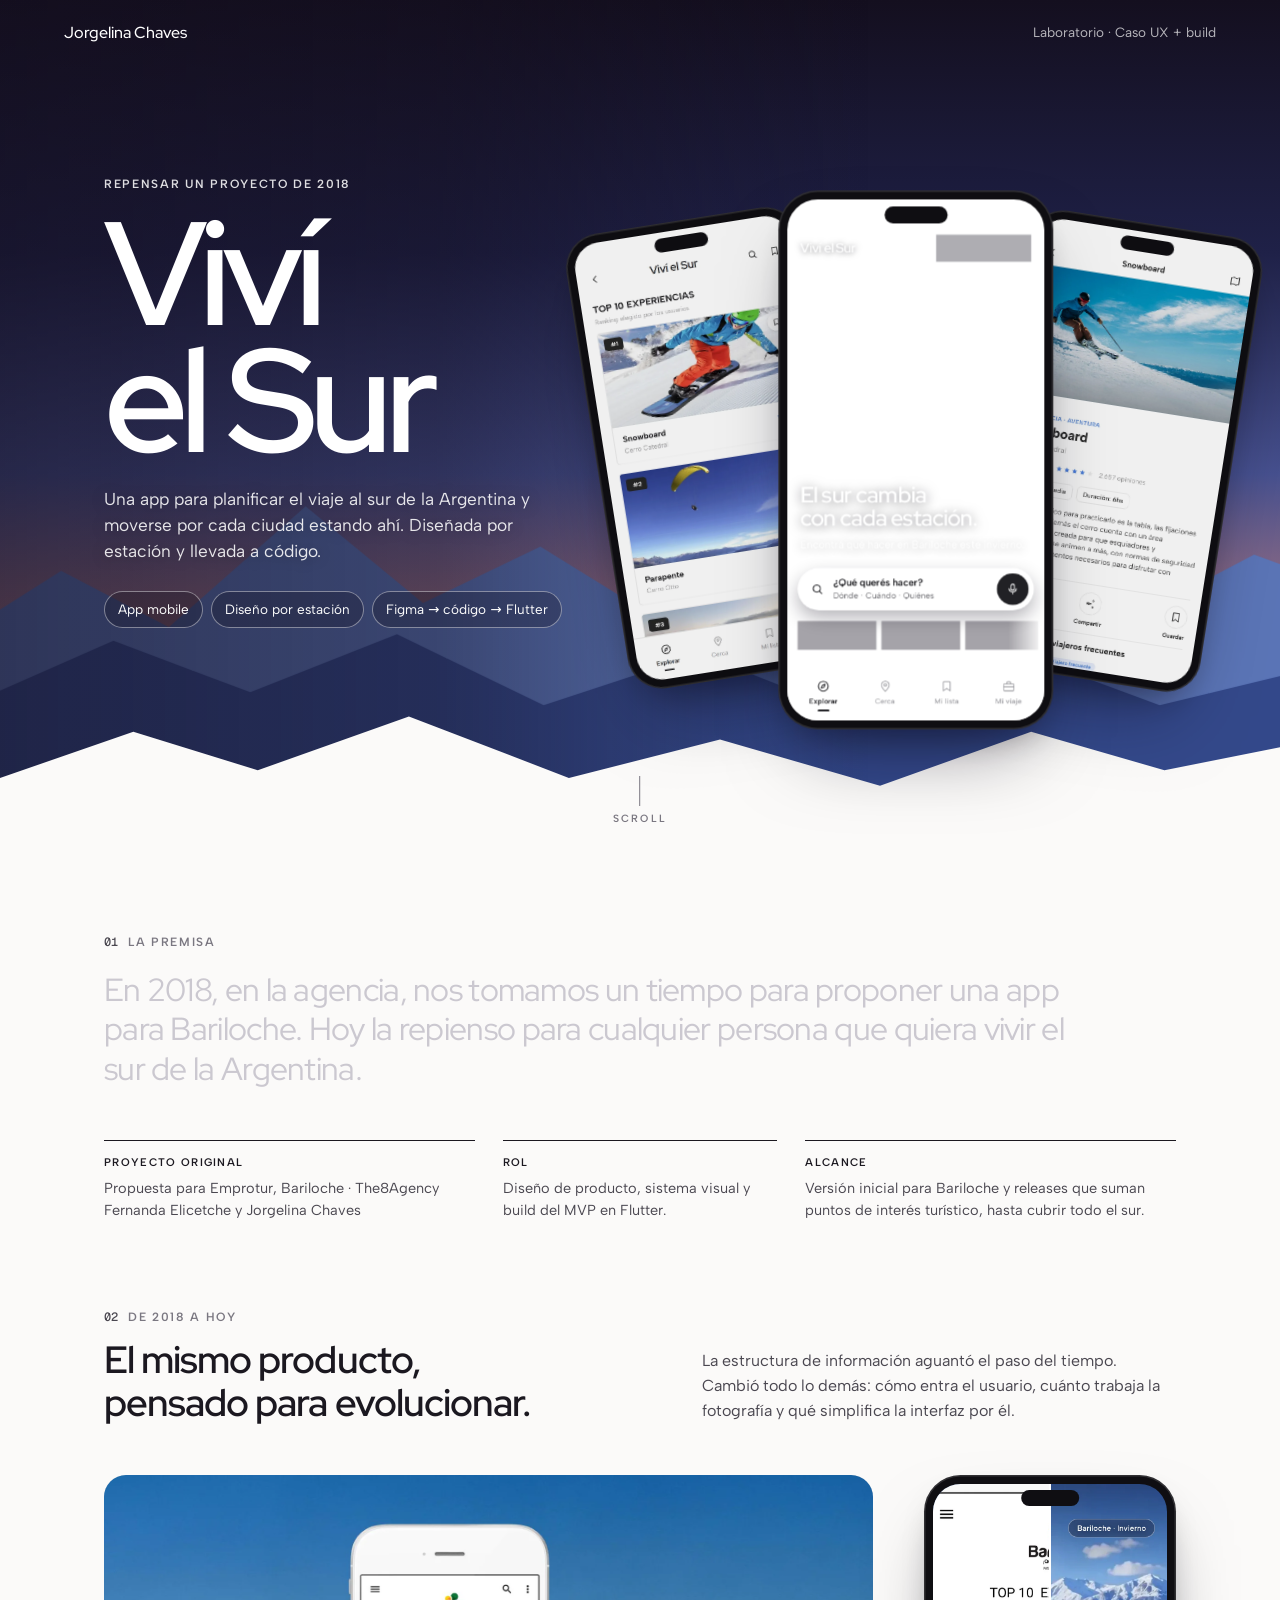
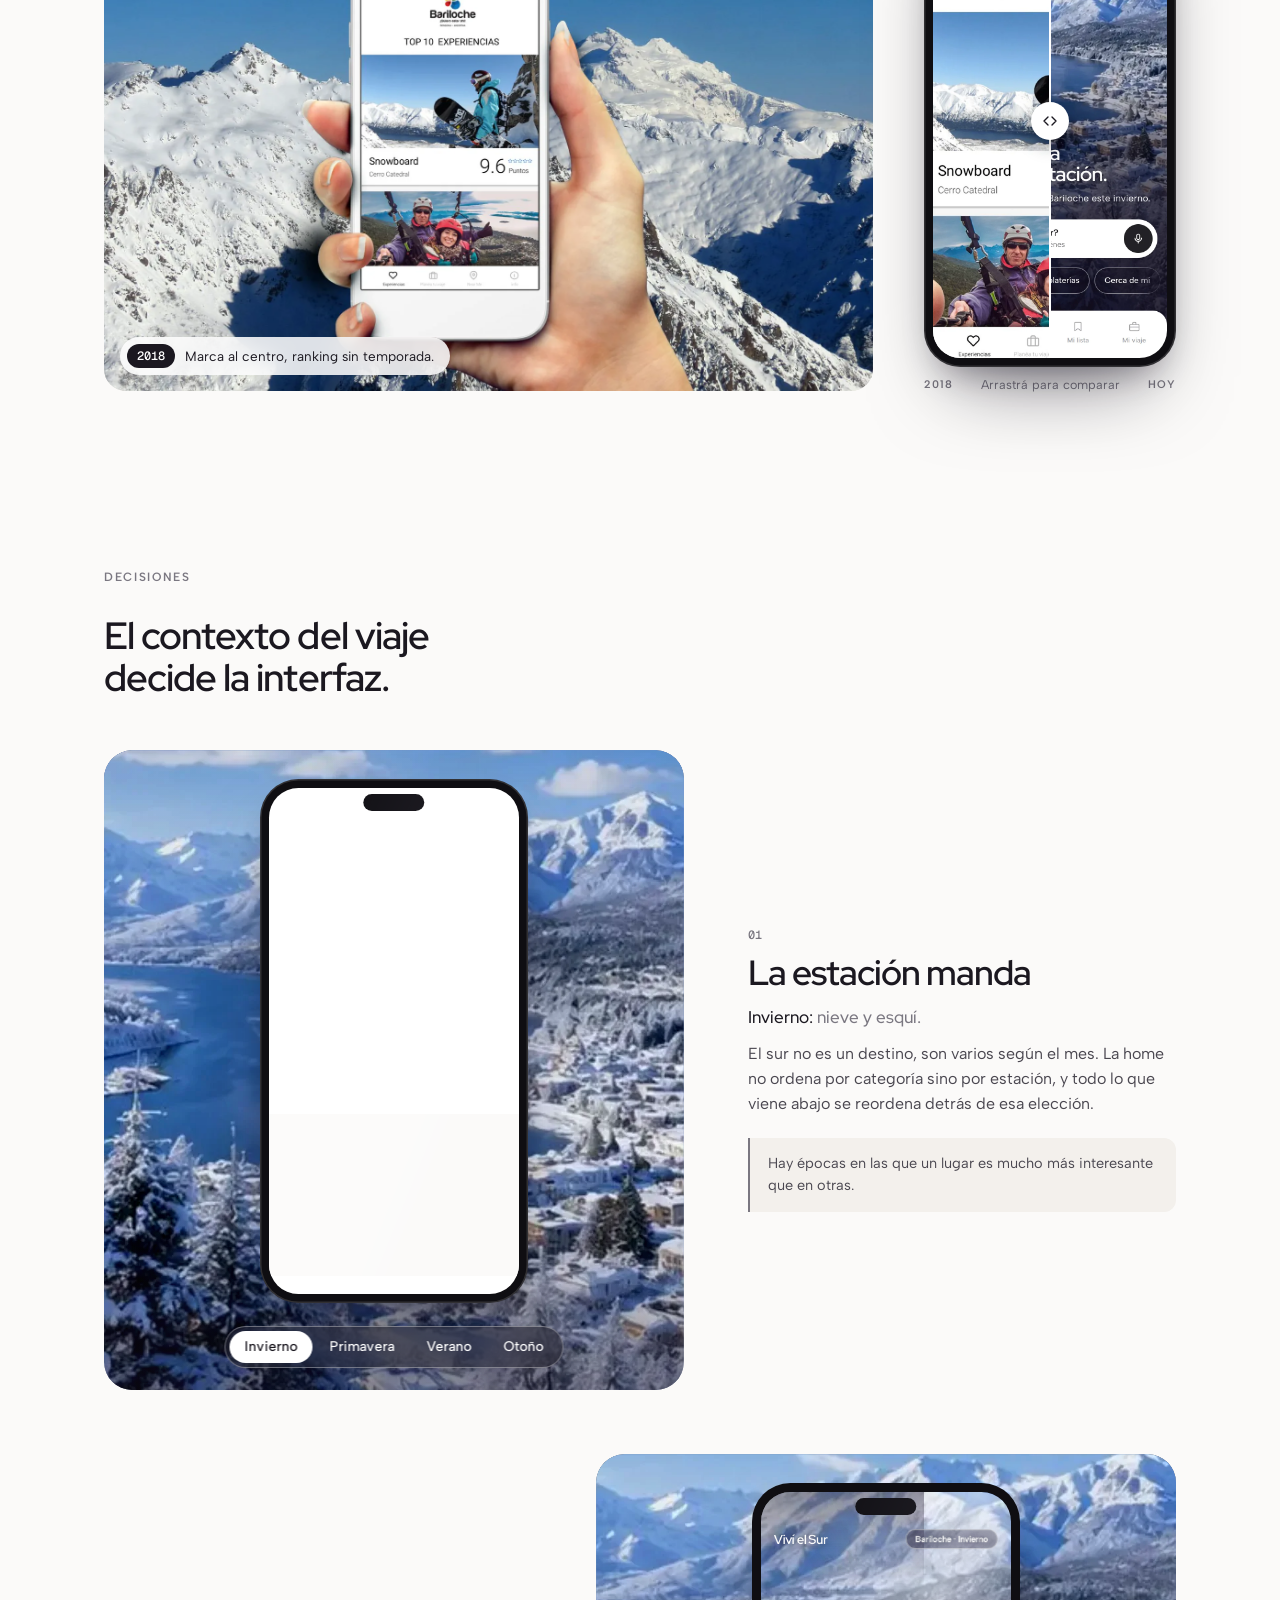
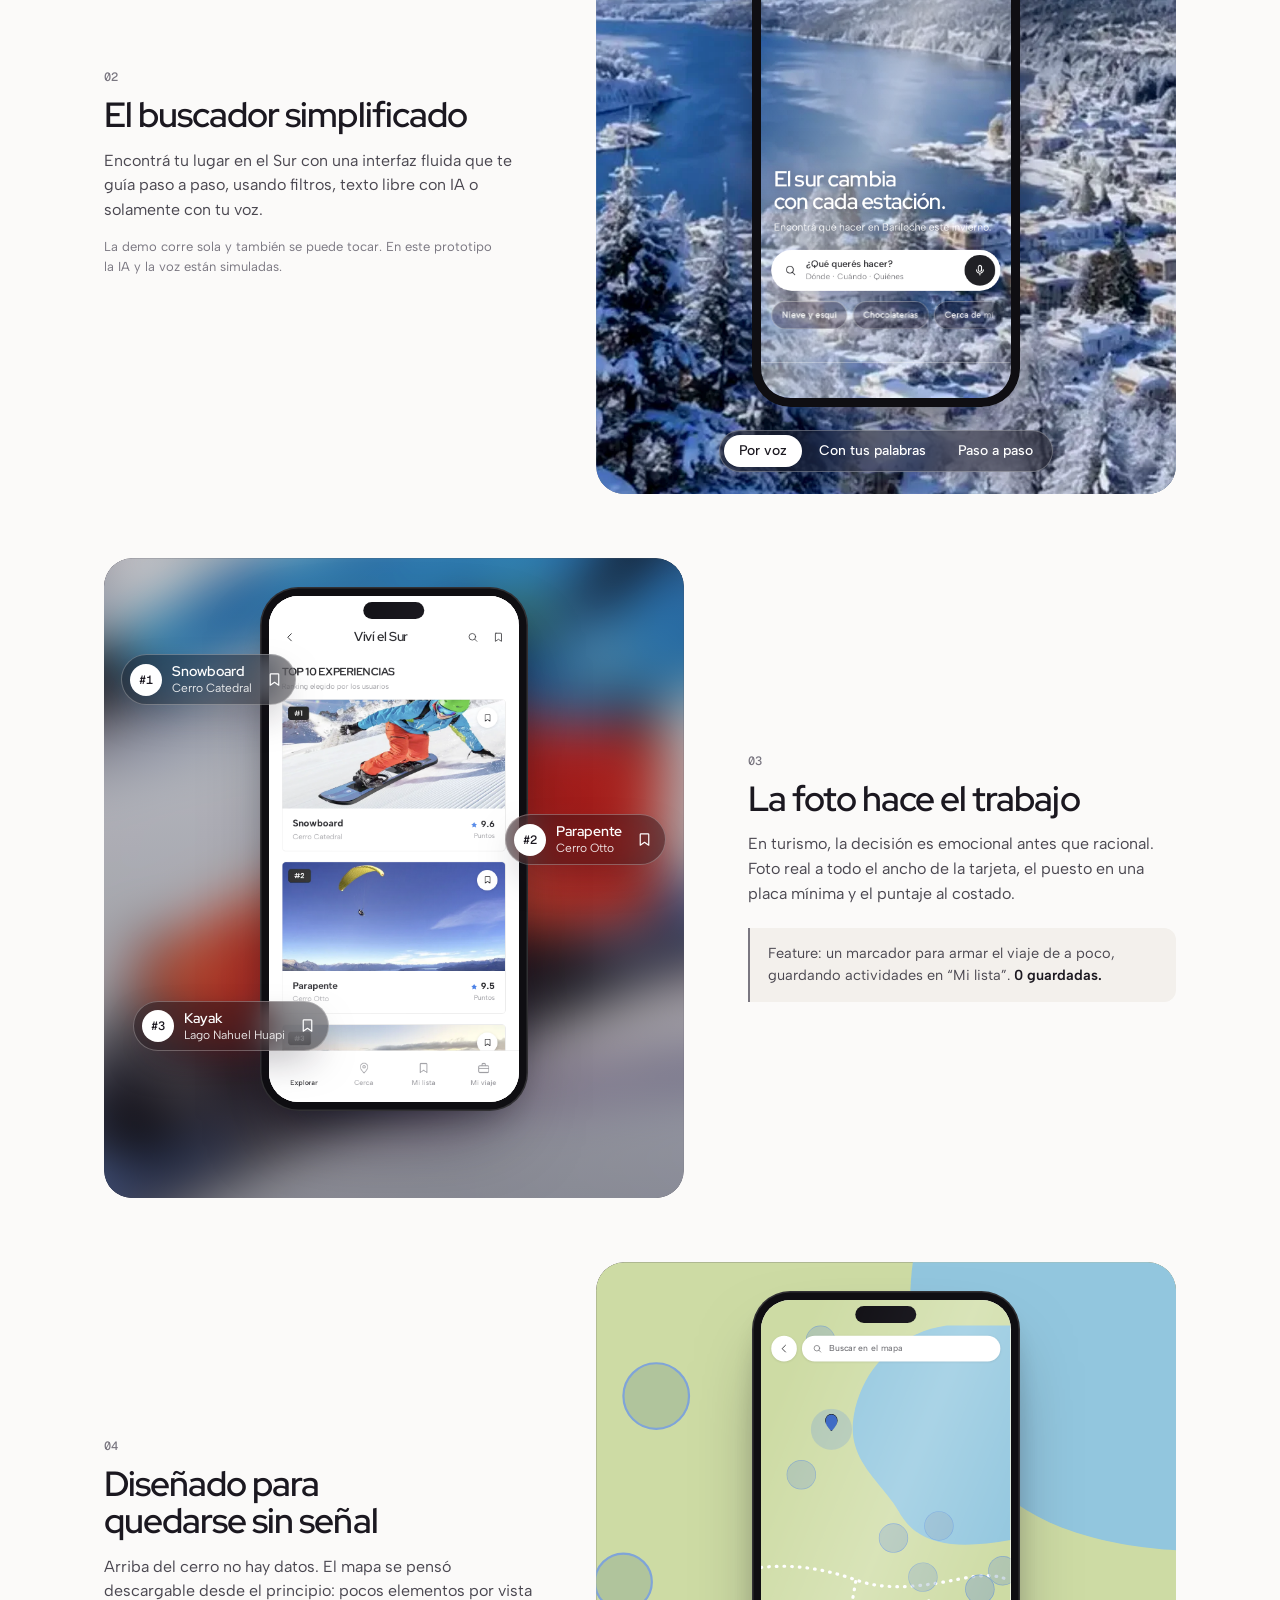
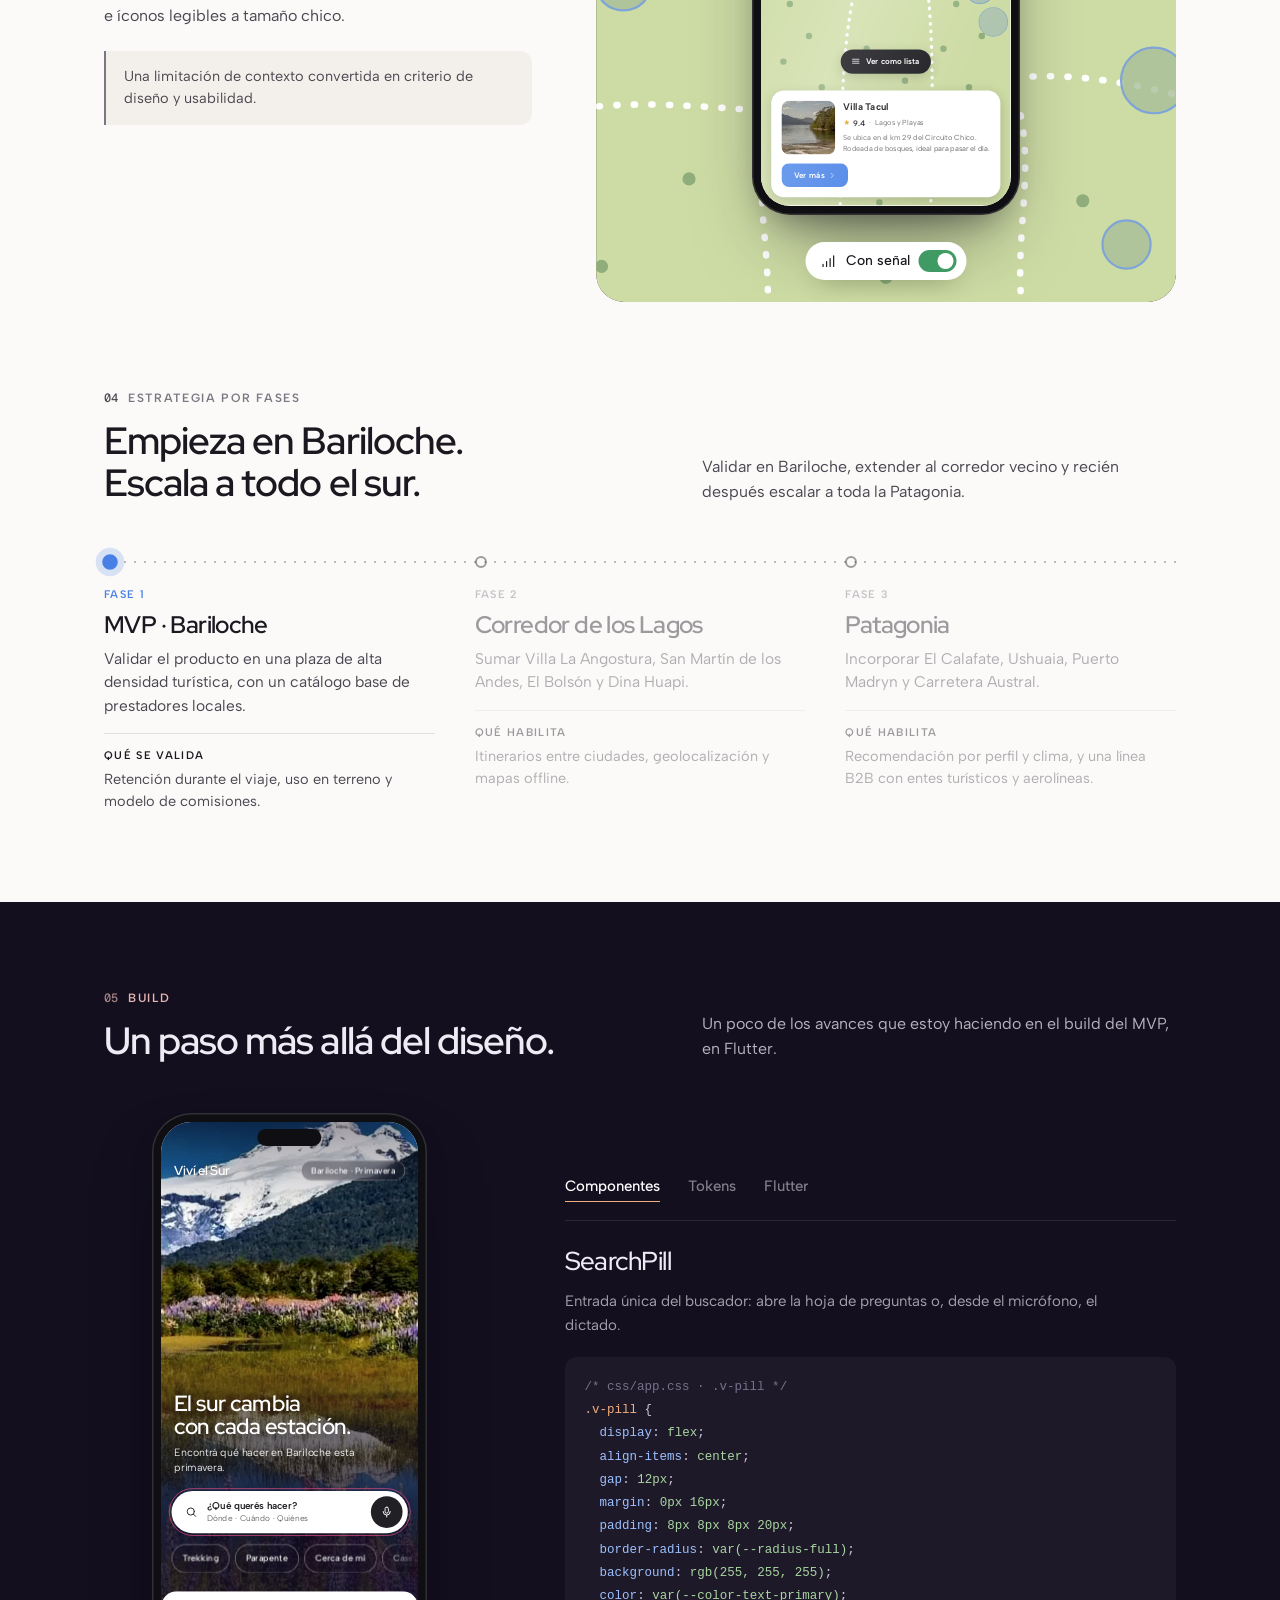
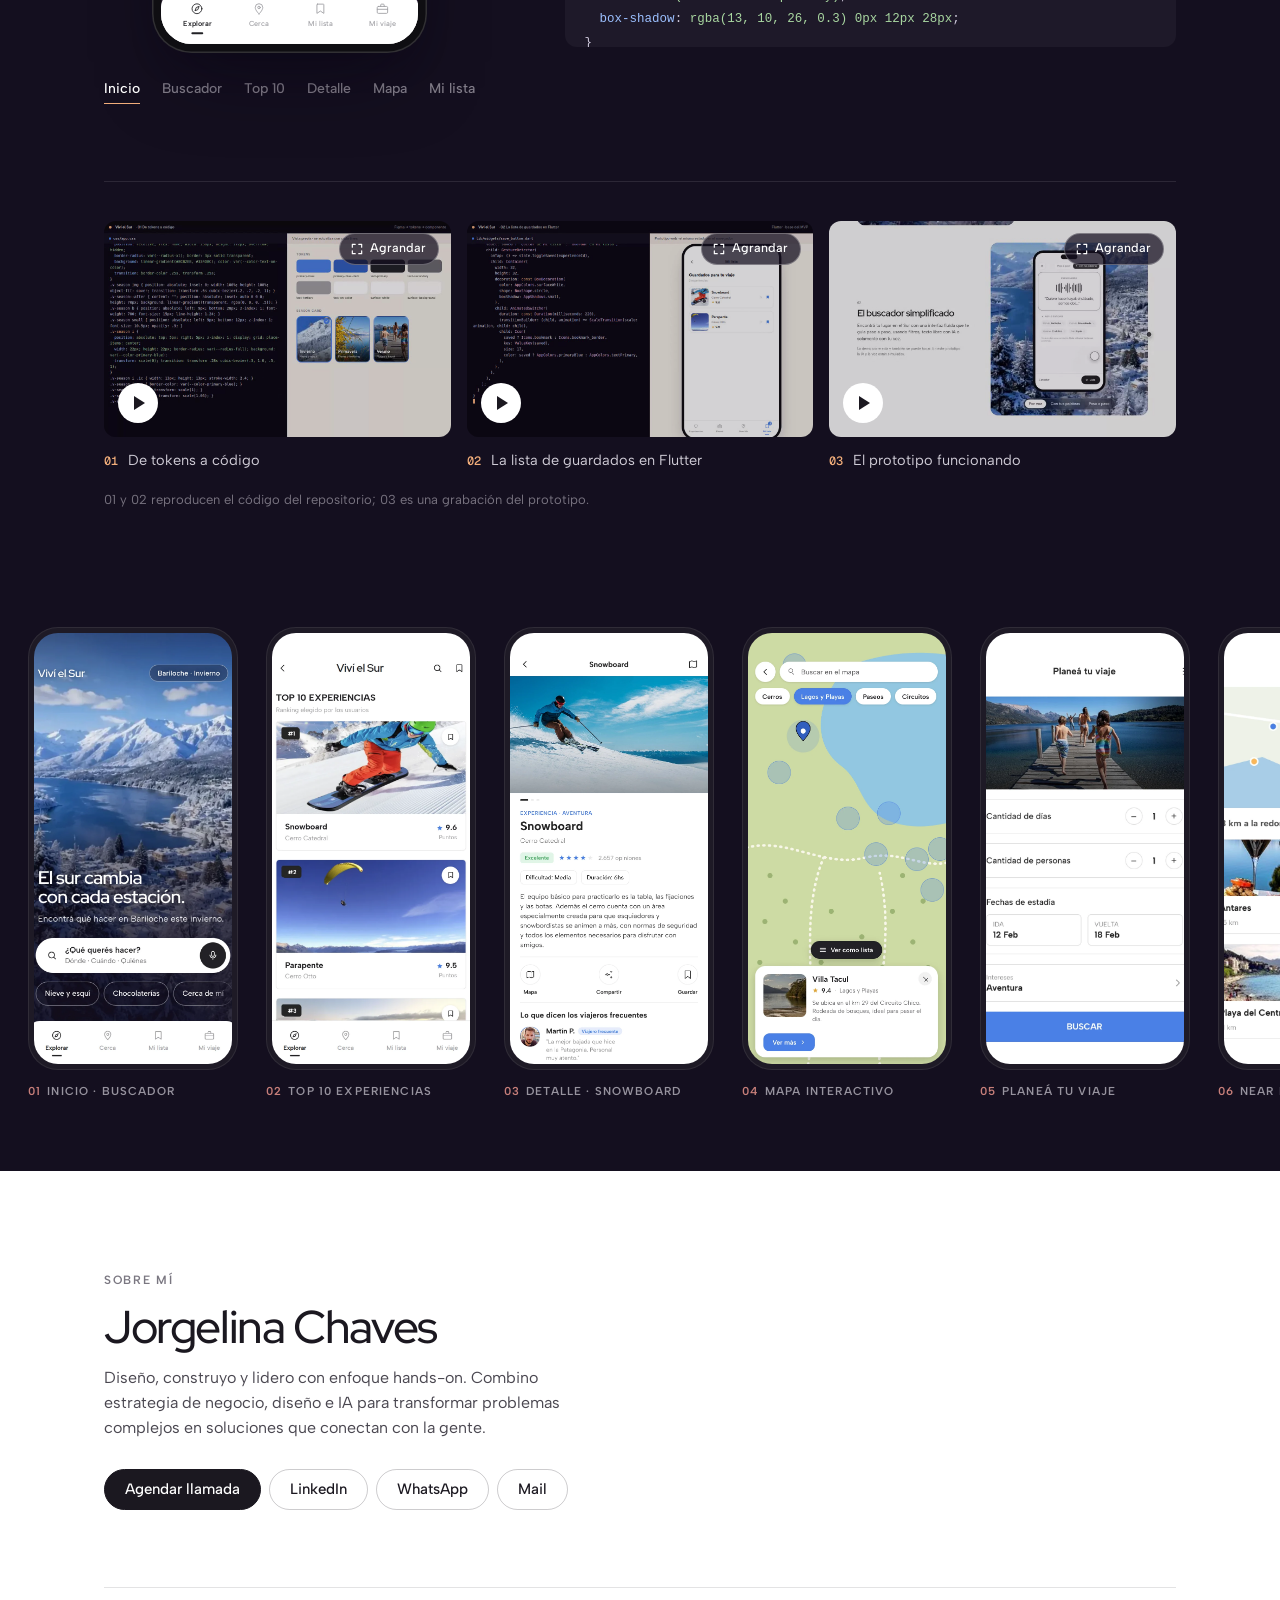
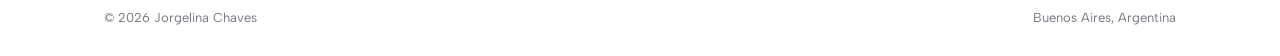
<file: vivi-el-sur 16/index.html>
<!doctype html>
<html lang="es">
<head>
<meta charset="utf-8">
<meta name="viewport" content="width=device-width, initial-scale=1">
<title>Viví el Sur — Caso UX y build · Jorgelina Chaves</title>
<meta name="description" content="Qué pasa cuando repensás un proyecto de 2018 con lo que sabés hoy: una app para vivir el sur de la Argentina, diseñada por estación y llevada a código.">
<meta name="theme-color" content="#140f1f">
<link rel="preconnect" href="https://fonts.googleapis.com">
<link rel="preconnect" href="https://fonts.gstatic.com" crossorigin>
<link href="https://fonts.googleapis.com/css2?family=Albert+Sans:wght@400;500;600;700&family=Comforter+Brush&family=Red+Hat+Display:wght@400..700&family=Geist+Mono:wght@400;500&display=swap" rel="stylesheet">
<script>document.documentElement.classList.add("js")</script>
<link rel="stylesheet" href="css/app.css">
<link rel="stylesheet" href="css/styles.css">
</head>
<body>

<script src="js/icons.js"></script>

<header class="bar">
  <a href="#top" class="bar__name">Jorgelina Chaves</a>
  <span class="bar__tag">Laboratorio · Caso UX + build</span>
</header>

<main id="top">

<!-- ============================ HERO ============================ -->
<section class="hero" id="hero">
  <div class="hero__sky" aria-hidden="true">
    <span class="hero__sun" data-par="-.18"></span>
    <svg class="hero__mnt hero__mnt--3" data-par="-.14" data-parx=".07" viewBox="0 0 1440 420" preserveAspectRatio="none"><path d="M0 260 130 160 240 230 380 80 500 200 620 130 740 220 880 60 1010 190 1120 120 1240 210 1350 140 1440 180V420H0Z"/></svg>
    <svg class="hero__mnt hero__mnt--2" data-par="-.07" data-parx="-.05" viewBox="0 0 1440 420" preserveAspectRatio="none"><path d="M0 250 180 130 320 210 470 120 620 230 780 150 930 240 1090 140 1250 230 1440 160V420H0Z"/></svg>
    <span class="hero__scrim"></span>
    <svg class="hero__mnt hero__mnt--1" viewBox="0 0 1440 220" preserveAspectRatio="none"><path d="M0 130 150 70 290 120 460 50 640 130 810 80 990 140 1160 70 1310 120 1440 90V220H0Z"/></svg>
  </div>
  <div class="wrap hero__grid">
    <div class="hero__copy">
      <p class="eyebrow eyebrow--light rv">Repensar un proyecto de 2018</p>
      <h1 class="hero__title rv">Viví<br>el Sur</h1>
      <p class="hero__lead rv">Una app para planificar el viaje al sur de la Argentina y moverse por cada ciudad estando ahí. Diseñada por estación y llevada a código.</p>
      <ul class="hero__tags rv"><li>App mobile</li><li>Diseño por estación</li><li>Figma → código → Flutter</li></ul>
    </div>
    <div class="hero__phones">
      <div class="phone phone--img hero__ph hero__ph--l" data-par=".05" data-depth="-22" aria-hidden="true"><img src="assets/02-top10-experiencias.webp" alt=""></div>
      <div class="phone phone--img hero__ph hero__ph--r" data-par=".09" data-depth="22" aria-hidden="true"><img src="assets/03-detalle-snowboard.webp" alt=""></div>
      <div class="phone hero__ph hero__ph--c" data-par=".02"><div class="phone__in"><div class="app" id="heroApp" data-screen="home" data-slides data-nav></div></div></div>
    </div>
  </div>
  <a class="hero__cue" href="#premisa"><span></span>Scroll</a>
</section>

<!-- ============================ PREMISA ============================ -->
<section class="sec" id="premisa">
  <div class="wrap">
    <p class="eyebrow rv"><b>01</b>La premisa</p>
    <p class="statement rv" data-words>En 2018, en la agencia, nos tomamos un tiempo para proponer una app para Bariloche. Hoy la repienso para cualquier persona que quiera vivir el sur de la Argentina.</p>
    <dl class="meta rv">
      <div><dt>Proyecto original</dt><dd>Propuesta para Emprotur, Bariloche · The8Agency<br>Fernanda Elicetche y Jorgelina Chaves</dd></div>
      <div><dt>Rol</dt><dd>Diseño de producto, sistema visual y build del MVP en Flutter.</dd></div>
      <div><dt>Alcance</dt><dd>Versión inicial para Bariloche y releases que suman puntos de interés turístico, hasta cubrir todo el sur.</dd></div>
    </dl>
  </div>
</section>

<!-- ============================ DE 2018 A HOY ============================ -->
<section class="sec sec--flush" id="origen">
  <div class="wrap">
    <header class="head head--split">
      <div><p class="eyebrow rv"><b>02</b>De 2018 a hoy</p><h2 class="rv">El mismo producto, pensado para evolucionar.</h2></div>
      <p class="lead rv">La estructura de información aguantó el paso del tiempo. Cambió todo lo demás: cómo entra el usuario, cuánto trabaja la fotografía y qué simplifica la interfaz por él.</p>
    </header>
    <div class="then">
      <figure class="then__photo rv">
        <img src="assets/00-origen-2018.webp" alt="La app original de 2018, con la identidad oficial de Bariloche" loading="lazy">
        <figcaption><b>2018</b>Marca al centro, ranking sin temporada.</figcaption>
      </figure>
      <div class="cmp rv" id="cmp">
        <div class="phone phone--img cmp__ph">
          <img src="assets/01-inicio-buscador.webp" alt="Rediseño actual: inicio con foto, buscador y navegación">
          <div class="cmp__old"><img src="assets/00b-pantalla-2018.webp" alt="Pantalla original de 2018"></div>
          <div class="cmp__line"><span><svg class="ic" viewBox="0 0 24 24"><path d="M9 6l-6 6 6 6M15 6l6 6-6 6"/></svg></span></div>
          <input class="cmp__range" type="range" min="0" max="100" value="50" aria-label="Comparar la versión de 2018 con el rediseño">
        </div>
        <p class="cmp__cap"><span>2018</span><span>Arrastrá para comparar</span><span>Hoy</span></p>
      </div>
    </div>
  </div>
</section>

<!-- ============================ DECISIONES ============================ -->
<section class="sec" id="decisiones">
  <div class="wrap">
    <header class="head"><p class="eyebrow rv">Decisiones</p><h2 class="rv">El contexto del viaje decide la interfaz.</h2></header>

    <div class="plates">
      <!-- 01 · La estación manda -->
      <article class="plate rv">
        <div class="stage stage--season stage--fotos" id="stageSeason" data-season="invierno">
          <div class="sc sc--season" aria-hidden="true">
            <div class="sc__fotos" data-depth="-8"><i data-s="invierno" style="background-image:url(assets/bg-est-invierno.webp)"></i><i data-s="primavera" style="background-image:url(assets/bg-est-primavera.webp)"></i><i data-s="verano" style="background-image:url(assets/bg-est-verano.webp)"></i><i data-s="otono" style="background-image:url(assets/bg-est-otono.webp)"></i></div>
            <span class="sc__sun" data-depth="14"></span>
            <svg class="sc__m" data-depth="6" viewBox="0 0 600 400" preserveAspectRatio="none"><path class="m1" d="M-20 260 110 110 200 190 320 30 430 160 520 80 620 150V400H-20Z"/><path class="sn" d="M320 30 292 70 306 64 320 78 336 62 350 70ZM110 110 88 140 100 136 112 148 124 136 134 142ZM520 80 498 108 512 104 522 116 534 104 544 110Z"/></svg>
            <svg class="sc__m" data-depth="12" viewBox="0 0 600 400" preserveAspectRatio="none"><path class="m2" d="M-20 300 140 210 250 270 380 190 500 280 620 230V400H-20Z"/></svg>
            <div class="sc__fx"></div>
          </div>
          <div class="seg stage__ui" role="group" aria-label="Elegí una estación">
            <button data-season="invierno" class="is-on">Invierno</button><button data-season="primavera">Primavera</button><button data-season="verano">Verano</button><button data-season="otono">Otoño</button>
          </div>
          <div class="stage__phone"><div class="phone"><div class="phone__in"><div class="app" id="seasonApp" data-screen="home" data-scroll="716" data-nav></div></div></div></div>
        </div>
        <div class="dcopy">
          <p class="dcopy__n">01</p>
          <h3>La estación manda</h3>
          <p class="dcopy__live"><span id="seasonName">Invierno</span>: <em id="seasonSub">nieve y esquí.</em></p>
          <p>El sur no es un destino, son varios según el mes. La home no ordena por categoría sino por estación, y todo lo que viene abajo se reordena detrás de esa elección.</p>
          <p class="note">Hay épocas en las que un lugar es mucho más interesante que en otras.</p>
        </div>
      </article>

      <!-- 02 · El buscador simplificado -->
      <article class="plate plate--flip rv">
        <div class="stage stage--search" id="stageSearch">
          <div class="sc sc--bg" aria-hidden="true" data-depth="-6"></div>
          <div class="seg seg--dark stage__ui" id="searchModes" role="group" aria-label="Modos del buscador">
            <button data-ch="voice" class="is-on">Por voz</button><button data-ch="ia">Con tus palabras</button><button data-ch="steps">Paso a paso</button>
          </div>
          <div class="stage__phone"><div class="phone phone--window"><div class="phone__in"><div class="app" id="searchApp" data-screen="home" data-nav></div></div></div></div>
        </div>
        <div class="dcopy">
          <p class="dcopy__n">02</p>
          <h3>El buscador simplificado</h3>
          <p>Encontrá tu lugar en el Sur con una interfaz fluida que te guía paso a paso, usando filtros, texto libre con IA o solamente con tu voz.</p>
          <p class="dcopy__hint">La demo corre sola y también se puede tocar. En este prototipo la IA y la voz están simuladas.</p>
        </div>
      </article>

      <!-- 03 · La foto hace el trabajo -->
      <article class="plate rv">
        <div class="stage stage--photo" id="stagePhoto">
          <div class="sc sc--photo" aria-hidden="true"><i id="photoBg" style="background-image:url(assets/ph-snowboard.webp)"></i><i id="photoBg2"></i></div>
          <div class="chips stage__ui">
            <button class="glass" aria-pressed="false" data-id="snowboard" data-depth="26"><b>#1</b><span>Snowboard<small>Cerro Catedral</small></span><svg class="ic" viewBox="0 0 24 24"><use href="#i-bookmark"/></svg></button>
            <button class="glass" aria-pressed="false" data-id="parapente" data-depth="-20"><b>#2</b><span>Parapente<small>Cerro Otto</small></span><svg class="ic" viewBox="0 0 24 24"><use href="#i-bookmark"/></svg></button>
            <button class="glass" aria-pressed="false" data-id="kayak" data-depth="32"><b>#3</b><span>Kayak<small>Lago Nahuel Huapi</small></span><svg class="ic" viewBox="0 0 24 24"><use href="#i-bookmark"/></svg></button>
          </div>
          <div class="stage__phone"><div class="phone"><div class="phone__in"><div class="app" id="tourApp" data-screen="top" data-nav></div></div></div></div>
        </div>
        <div class="dcopy">
          <p class="dcopy__n">03</p>
          <h3>La foto hace el trabajo</h3>
          <p>En turismo, la decisión es emocional antes que racional. Foto real a todo el ancho de la tarjeta, el puesto en una placa mínima y el puntaje al costado.</p>
          <p class="note">Feature: un marcador para armar el viaje de a poco, guardando actividades en “Mi lista”. <b><span id="wishCount">0</span> <span id="wishWord">guardadas</span>.</b></p>
        </div>
      </article>

      <!-- 04 · Sin señal -->
      <article class="plate plate--flip rv">
        <div class="stage stage--map" id="stageMap">
          <div class="sc sc--map" aria-hidden="true">
            <svg data-depth="8" viewBox="0 0 600 640" preserveAspectRatio="xMidYMid slice">
              <path d="M330 0C300 120 360 230 460 270 540 300 620 290 620 290V0Z" fill="#92C6DE"/>
              <g fill="none" stroke="#fff" stroke-width="6" stroke-linecap="round" stroke-dasharray="1 15"><path class="road" d="M-10 440C120 415 220 460 330 425S520 410 610 435"/><path class="road" d="M190 650C200 560 170 500 200 430"/><path class="road" d="M430 650c-20-80 10-150-10-222"/></g>
              <g class="pois" fill="#A9BF9A" stroke="#7FA4D8" stroke-width="2" fill-opacity=".8"><circle cx="90" cy="150" r="30"/><circle cx="60" cy="320" r="26"/><circle cx="545" cy="410" r="30"/><circle cx="520" cy="560" r="22"/></g>
              <g fill="#8FAE7C"><circle cx="120" cy="500" r="6"/><circle cx="300" cy="590" r="6"/><circle cx="480" cy="520" r="6"/><circle cx="40" cy="580" r="6"/><circle cx="350" cy="520" r="6"/></g>
            </svg>
          </div>
          <button class="switch stage__ui" id="signal" aria-pressed="false"><svg class="ic" viewBox="0 0 24 24"><use href="#i-signal"/></svg><span>Con señal</span><i></i></button>
          <div class="stage__phone"><div class="phone"><div class="phone__in"><div class="app" id="mapApp" data-screen="map" data-nav></div></div></div></div>
        </div>
        <div class="dcopy">
          <p class="dcopy__n">04</p>
          <h3>Diseñado para quedarse sin señal</h3>
          <p>Arriba del cerro no hay datos. El mapa se pensó descargable desde el principio: pocos elementos por vista e íconos legibles a tamaño chico.</p>
          <p class="note">Una limitación de contexto convertida en criterio de diseño y usabilidad.</p>
        </div>
      </article>
    </div>
  </div>
</section>

<!-- ============================ ESTRATEGIA ============================ -->
<section class="sec sec--flush" id="alcance">
  <div class="wrap">
    <header class="head head--split">
      <div><p class="eyebrow rv"><b>04</b>Estrategia por fases</p><h2 class="rv">Empieza en Bariloche. Escala a todo el sur.</h2></div>
      <p class="lead rv">Validar en Bariloche, extender al corredor vecino y recién después escalar a toda la Patagonia.</p>
    </header>
    <ol class="route rv" id="route">
      <li class="is-now" tabindex="0"><span>Fase 1</span><h3>MVP · Bariloche</h3><p>Validar el producto en una plaza de alta densidad turística, con un catálogo base de prestadores locales.</p><dl><dt>Qué se valida</dt><dd>Retención durante el viaje, uso en terreno y modelo de comisiones.</dd></dl></li>
      <li tabindex="0"><span>Fase 2</span><h3>Corredor de los Lagos</h3><p>Sumar Villa La Angostura, San Martín de los Andes, El Bolsón y Dina Huapi.</p><dl><dt>Qué habilita</dt><dd>Itinerarios entre ciudades, geolocalización y mapas offline.</dd></dl></li>
      <li tabindex="0"><span>Fase 3</span><h3>Patagonia</h3><p>Incorporar El Calafate, Ushuaia, Puerto Madryn y Carretera Austral.</p><dl><dt>Qué habilita</dt><dd>Recomendación por perfil y clima, y una línea B2B con entes turísticos y aerolíneas.</dd></dl></li>
    </ol>
  </div>
</section>

<!-- ============================ BUILD ============================ -->
<section class="sec sec--night" id="build">
  <div class="wrap">
    <header class="head head--split">
      <div><p class="eyebrow eyebrow--rose rv"><b>05</b>Build</p><h2 class="rv">Un paso más allá del diseño.</h2></div>
      <p class="lead rv">Un poco de los avances que estoy haciendo en el build del MVP, en Flutter.</p>
    </header>

    <div class="lab rv" id="lab">
      <div class="lab__stage">
        <div class="phone phone--lab"><div class="phone__in"><div class="app" id="labApp" data-screen="home" data-slides data-slide="1" data-nav></div></div></div>
        <div class="lab__tabs" role="tablist" aria-label="Pantallas">
          <button role="tab" data-go="home" class="is-on">Inicio</button>
          <button role="tab" data-go="search">Buscador</button>
          <button role="tab" data-go="top">Top 10</button>
          <button role="tab" data-go="detail:snowboard">Detalle</button>
          <button role="tab" data-go="map">Mapa</button>
          <button role="tab" data-go="wish">Mi lista</button>
        </div>
      </div>
      <aside class="lab__panel">
        <div class="lab__modes" role="tablist" aria-label="Qué ver">
          <button role="tab" data-mode="comp" class="is-on">Componentes</button>
          <button role="tab" data-mode="tokens">Tokens</button>
          <button role="tab" data-mode="flutter">Flutter</button>
        </div>

        <div class="lab__pane is-on" data-pane="comp">
          <h3 id="labName">Componente</h3>
          <p id="labDesc">Pasá el cursor por la pantalla para ver cada componente.</p>
          <pre class="code" id="labCode" tabindex="0"><code>/* css/app.css */</code></pre>
        </div>

        <div class="lab__pane" data-pane="tokens">
          <h3>Los mismos nombres en Figma, CSS y Dart</h3>
          <p>Tocá un color para ver su variable. Abajo, cambiá el primario: se actualizan todas las pantallas de la página.</p>
          <div class="swatches" id="swatches"></div>
          <pre class="code" id="tokenCode"><code></code></pre>
          <div class="tweak"><span>Primario</span>
            <div class="tweak__opts" id="tweak">
              <button style="--c:#4A80E6;--d:#325FBF" class="is-on" aria-label="Azul original"></button>
              <button style="--c:#2F8F6B;--d:#226B50" aria-label="Verde bosque"></button>
              <button style="--c:#D9683C;--d:#AC4E2A" aria-label="Naranja atardecer"></button>
              <button style="--c:#5B4FC9;--d:#40379A" aria-label="Violeta"></button>
            </div>
          </div>
        </div>

        <div class="lab__pane" data-pane="flutter">
          <h3>La base del MVP</h3>
          <p>Versión inicial, Bariloche: estación, Top 10, detalle y Mi lista.</p>
          <div class="dart__tabs" role="tablist" aria-label="Archivos">
            <button role="tab" class="is-on" data-file="tokens">tokens.dart</button>
            <button role="tab" data-file="state">app_state.dart</button>
            <button role="tab" data-file="save">save_button.dart</button>
            <button role="tab" data-file="search">search_query.dart</button>
          </div>
          <pre class="code" id="dartCode" tabindex="0"><code></code></pre>
        </div>
      </aside>
    </div>

    <div class="vids rv">
      <figure class="vid"><button class="vid__play" aria-label="Reproducir: De tokens a código"><video src="process/01-tokens-a-codigo.mp4" poster="process/01-tokens-a-codigo.jpg" muted playsinline preload="none"></video><i></i></button><button class="vid__big" aria-label="Agrandar video"><svg class="ic" viewBox="0 0 24 24"><path d="M9 4H4v5M15 4h5v5M9 20H4v-5M15 20h5v-5"/></svg>Agrandar</button><figcaption><b>01</b>De tokens a código</figcaption></figure>
      <figure class="vid"><button class="vid__play" aria-label="Reproducir: La lista de guardados en Flutter"><video src="process/02-wishlist-flutter.mp4" poster="process/02-wishlist-flutter.jpg" muted playsinline preload="none"></video><i></i></button><button class="vid__big" aria-label="Agrandar video"><svg class="ic" viewBox="0 0 24 24"><path d="M9 4H4v5M15 4h5v5M9 20H4v-5M15 20h5v-5"/></svg>Agrandar</button><figcaption><b>02</b>La lista de guardados en Flutter</figcaption></figure>
      <figure class="vid"><button class="vid__play" aria-label="Reproducir: El prototipo funcionando"><video src="process/03-prototipo.mp4" poster="process/03-prototipo.jpg" muted playsinline preload="none"></video><i></i></button><button class="vid__big" aria-label="Agrandar video"><svg class="ic" viewBox="0 0 24 24"><path d="M9 4H4v5M15 4h5v5M9 20H4v-5M15 20h5v-5"/></svg>Agrandar</button><figcaption><b>03</b>El prototipo funcionando</figcaption></figure>
    </div>
    <p class="vids__note">01 y 02 reproducen el código del repositorio; 03 es una grabación del prototipo.</p>
  </div>
</section>

<!-- ============================ PANTALLAS ============================ -->
<section class="wall" id="pantallas" aria-label="Las pantallas del rediseño">
  <div class="wall__row"><figure><div class="wall__ph"><img src="assets/01-inicio-buscador.webp" alt="Inicio con buscador" loading="lazy"></div><figcaption><b>01</b>Inicio · buscador</figcaption></figure><figure><div class="wall__ph"><img src="assets/02-top10-experiencias.webp" alt="Top 10 experiencias" loading="lazy"></div><figcaption><b>02</b>Top 10 experiencias</figcaption></figure><figure><div class="wall__ph"><img src="assets/03-detalle-snowboard.webp" alt="Detalle de snowboard" loading="lazy"></div><figcaption><b>03</b>Detalle · snowboard</figcaption></figure><figure><div class="wall__ph"><img src="assets/04-mapa-interactivo.webp" alt="Mapa interactivo" loading="lazy"></div><figcaption><b>04</b>Mapa interactivo</figcaption></figure><figure><div class="wall__ph"><img src="assets/06-planea-tu-viaje.webp" alt="Planeá tu viaje" loading="lazy"></div><figcaption><b>05</b>Planeá tu viaje</figcaption></figure><figure><div class="wall__ph"><img src="assets/07-near-me.webp" alt="Near me" loading="lazy"></div><figcaption><b>06</b>Near me</figcaption></figure><figure><div class="wall__ph"><img src="assets/08-listado-hoteles.webp" alt="Listado de alojamientos" loading="lazy"></div><figcaption><b>07</b>Listado · alojamiento</figcaption></figure><figure><div class="wall__ph"><img src="assets/05-menu-lateral.webp" alt="Menú lateral" loading="lazy"></div><figcaption><b>08</b>Menú lateral</figcaption></figure></div>
</section>

</main>

<dialog class="vbox" id="vbox" aria-label="Video ampliado">
  <button class="vbox__x" aria-label="Cerrar"><svg class="ic" viewBox="0 0 24 24"><path d="M6 6l12 12M18 6L6 18"/></svg></button>
  <video controls playsinline></video>
  <p class="vbox__cap"></p>
</dialog>

<footer class="foot" id="contacto">
  <div class="wrap">
    <div class="foot__copy">
      <p class="eyebrow">Sobre mí</p>
      <h2>Jorgelina Chaves</h2>
      <p>Diseño, construyo y lidero con enfoque hands-on. Combino estrategia de negocio, diseño e IA para transformar problemas complejos en soluciones que conectan con la gente.</p>
      <div class="foot__btns">
        <a class="btn btn--dark" href="https://calendly.com/jchaves3016/30min" target="_blank" rel="noopener">Agendar llamada</a>
        <a class="btn" href="https://www.linkedin.com/in/jorgelina-chaves-19790a1b/" target="_blank" rel="noopener">LinkedIn</a>
        <a class="btn" href="https://wa.me/5491159472861" target="_blank" rel="noopener">WhatsApp</a>
        <a class="btn" href="mailto:jchaves3016@gmail.com">Mail</a>
      </div>
    </div>
    <div class="foot__base"><span>© 2026 Jorgelina Chaves</span><span>Buenos Aires, Argentina</span></div>
  </div>
</footer>

<script src="js/dart-snippets.js"></script>
<script src="js/app.js"></script>
<script src="js/main.js"></script>
</body>
</html>
</file>
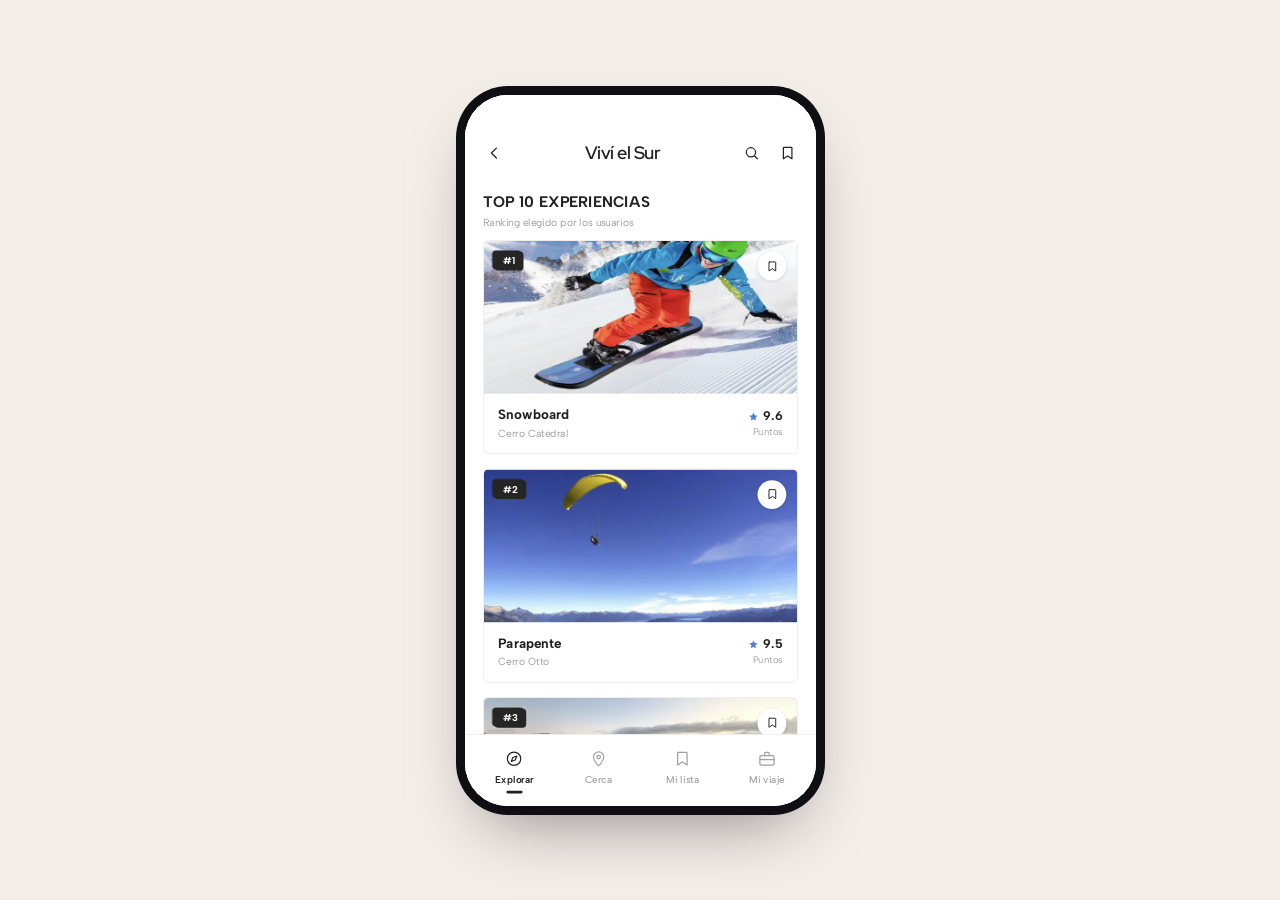
<file: vivi-el-sur 16/process/phone.html>
<!doctype html>
<html lang="es">
<head>
<meta charset="utf-8">
<meta name="viewport" content="width=device-width, initial-scale=1">
<title>Viví el Sur — prototipo</title>
<link href="https://fonts.googleapis.com/css2?family=Albert+Sans:wght@400;500;600;700&family=Comforter+Brush&family=Red+Hat+Display:wght@400..700&display=swap" rel="stylesheet">
<link rel="stylesheet" href="../css/app.css">
<style>
  html, body { height: 100%; margin: 0; }
  body { display: grid; place-items: center; background: #F4EEE8; }
  .frame { padding: 9px; border-radius: 52px; background: #0F0E12; box-shadow: 0 30px 70px -30px rgba(10, 6, 20, .5); }
  .frame > div { width: 351px; height: 711px; overflow: hidden; border-radius: 43px; background: #fff; }
  .app { width: 390px; height: 790px; overflow: hidden; transform: scale(.9); transform-origin: 0 0; }
</style>
</head>
<body>
<div class="frame"><div><div class="app" id="app" data-screen="top" data-nav></div></div></div>
<script>window.__base = '../';</script>
<script src="../js/icons.js"></script>
<script src="../js/app.js"></script>
<script>
  const s = new URLSearchParams(location.search).get('screen');
  if (s) document.getElementById('app').dataset.screen = s;
</script>
</body>
</html>
</file>
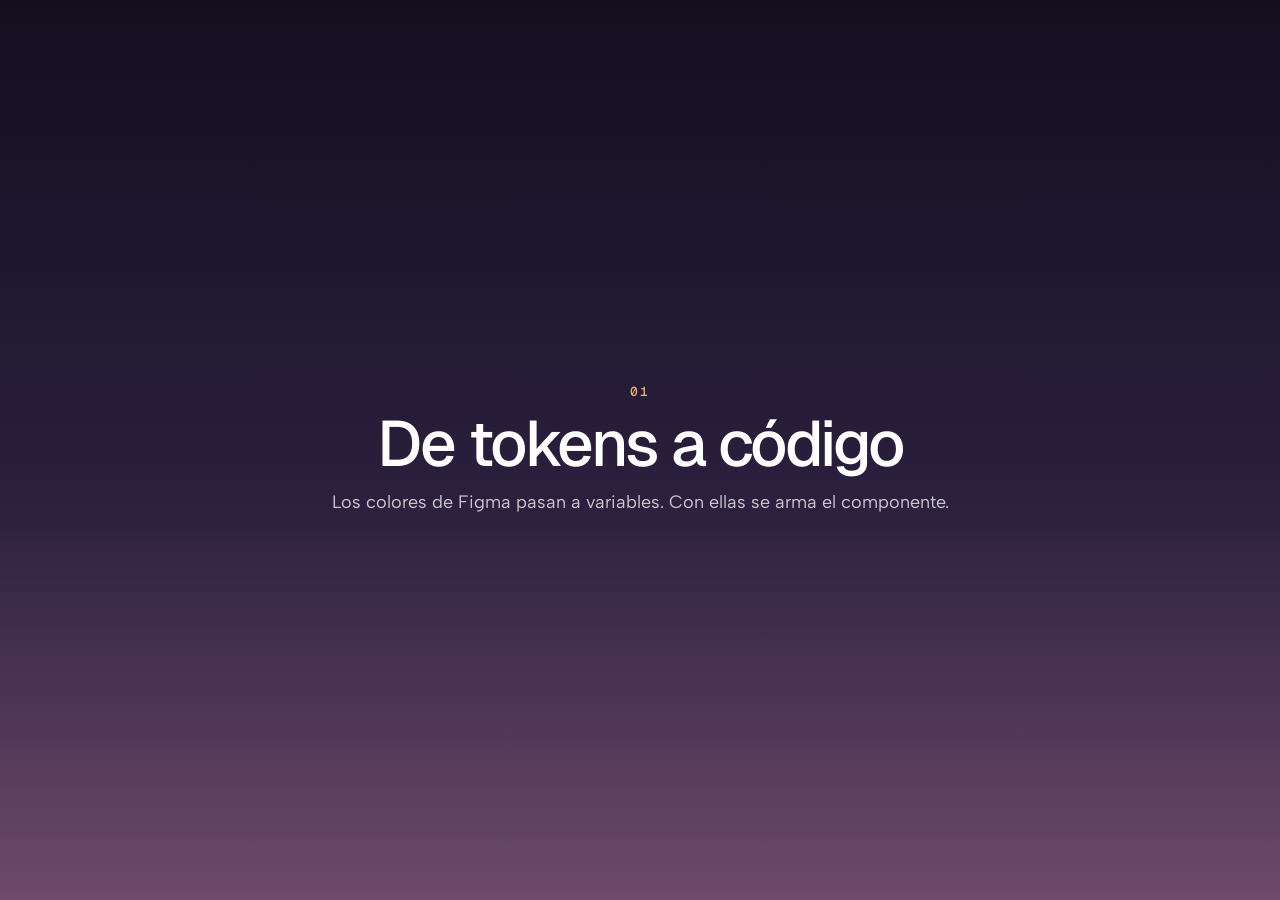
<file: vivi-el-sur 16/process/replay.html>
<!doctype html>
<html lang="es">
<head>
<meta charset="utf-8">
<title>Viví el Sur — reproducción del código</title>
<!--
  Herramienta de proceso. Reproduce, tecla por tecla, código real del repositorio
  junto a una vista previa que se actualiza en vivo. Se usa para grabar los videos
  de la sección "Cómo lo codeamos".
    replay.html?v=1  →  De tokens a código (css/app.css)
    replay.html?v=2  →  La lista de guardados en Flutter (flutter_app/lib)
-->
<link href="https://fonts.googleapis.com/css2?family=Albert+Sans:wght@400;500;600;700&family=Geist:wght@400;500&family=Geist+Mono:wght@400;500&display=swap" rel="stylesheet">
<style>
  * { box-sizing: border-box; }
  html, body { height: 100%; margin: 0; }
  body { display: grid; grid-template-rows: 46px 1fr; background: #0D0914; color: #D9D3E6; font: 400 14px/1.6 "Geist Mono", ui-monospace, Menlo, monospace; overflow: hidden; }
  header { display: flex; align-items: center; gap: 14px; padding: 0 18px; border-bottom: 1px solid rgba(255, 255, 255, .08); font: 500 13px/1 "Geist", "Albert Sans", sans-serif; }
  header i { width: 10px; height: 10px; border-radius: 50%; background: #F2AE7B; }
  header b { font-weight: 500; color: #fff; }
  header span { margin-left: auto; color: rgba(255, 255, 255, .5); }
  main { display: grid; grid-template-columns: 1.12fr 1fr; min-height: 0; }
  .ed { display: grid; grid-template-rows: 38px 1fr; min-height: 0; border-right: 1px solid rgba(255, 255, 255, .08); }
  .ed__tab { display: flex; align-items: center; gap: 8px; padding: 0 18px; background: #151020; color: #fff; font-size: 12.5px; }
  .ed__tab::before { content: ""; width: 8px; height: 8px; border-radius: 2px; background: #4A80E6; }
  pre { margin: 0; padding: 18px 22px 120px; overflow: hidden; white-space: pre-wrap; word-break: break-word; font: inherit; font-size: 13.5px; }
  .k { color: #F2AE7B; } .s { color: #A8D6A0; } .c { color: #7F7890; } .n { color: #9CC0FF; } .p { color: #E3B5E0; }
  .caret { display: inline-block; width: 8px; height: 17px; margin-bottom: -3px; background: #F2AE7B; animation: bl 1s steps(2) infinite; }
  @keyframes bl { 50% { opacity: 0; } }
  .pv { position: relative; display: grid; grid-template-rows: 38px 1fr; min-height: 0; background: #F4EEE8; color: #1B1820; }
  .pv__tab { display: flex; align-items: center; padding: 0 18px; background: #E9E1D9; font: 500 12.5px/1 "Geist", sans-serif; color: #55515C; }
  .pv iframe { width: 100%; height: 100%; border: 0; }
  .card { position: fixed; inset: 0; z-index: 10; display: grid; place-content: center; gap: 14px; background: linear-gradient(180deg, #140F1F, #2A1F3D 55%, #6E4A6B); color: #fff; text-align: center; transition: opacity .6s; }
  .card small { font: 500 13px/1 "Geist Mono", monospace; letter-spacing: .14em; color: #F2AE7B; }
  .card h1 { margin: 0; font: 500 64px/1 "Geist", sans-serif; letter-spacing: -.04em; }
  .card p { margin: 0; font: 400 18px/1.4 "Albert Sans", sans-serif; color: rgba(255, 255, 255, .75); }
  .card.is-out { opacity: 0; pointer-events: none; }
  .cursor { position: fixed; z-index: 9; left: 0; top: 0; width: 22px; height: 22px; border-radius: 50%; background: rgba(27, 24, 32, .82); border: 2px solid #fff; box-shadow: 0 4px 12px rgba(0, 0, 0, .3); transform: translate(900px, 700px); transition: transform .7s cubic-bezier(.3, .7, .2, 1), scale .15s; opacity: 0; }
  .cursor.is-on { opacity: 1; } .cursor.is-down { scale: .78; }
</style>
</head>
<body>
<header><i></i><b>Viví el Sur</b><em id="step" style="font-style:normal;color:rgba(255,255,255,.7)"></em><span id="file"></span></header>
<main>
  <section class="ed"><div class="ed__tab" id="tab"></div><pre id="code"></pre></section>
  <section class="pv"><div class="pv__tab" id="pvtab">Vista previa</div><iframe id="pv" title="Vista previa"></iframe></section>
</main>
<div class="card" id="card"><small id="cardN"></small><h1 id="cardT"></h1><p id="cardP"></p></div>
<div class="cursor" id="cursor"></div>

<script>
(async function () {
  const v = new URLSearchParams(location.search).get('v') || '1';
  const speed = +(new URLSearchParams(location.search).get('speed') || 1);
  const $ = (id) => document.getElementById(id);
  const wait = (ms) => new Promise((r) => setTimeout(r, ms / speed));
  const esc = (t) => t.replace(/[&<>]/g, (c) => ({ '&': '&amp;', '<': '&lt;', '>': '&gt;' }[c]));
  const get = async (u) => (await fetch(u)).text();

  /* Resaltado mínimo ------------------------------------------------------ */
  const hlCss = (t) => esc(t).split('\n').map((l) => {
    if (/^\s*\/\*/.test(l) || /^\s*\*/.test(l)) return `<span class="c">${l}</span>`;
    if (/[{]\s*$/.test(l) && !/:\s/.test(l.replace(/:[a-z-]+/g, ''))) return l.replace(/^([^{]+)/, '<span class="k">$1</span>');
    return l.replace(/^(\s*)([\w-]+)(:)(.*?)(;?)$/, '$1<span class="n">$2</span>$3<span class="s">$4</span>$5');
  }).join('\n');
  const KW = /\b(import|class|abstract|final|static|const|extends|return|void|if|required|super|this|bool|int|String|Set|List|get|override)\b/g;
  const hlDart = (t) => esc(t).split('\n').map((l) => /^\s*\/\//.test(l) ? `<span class="c">${l}</span>`
    : l.replace(/('[^']*')/g, '\u0001$1\u0002').replace(KW, '<span class="k">$1</span>').replace(/\b([A-Z]\w+)(?=[.(<\s])/g, '<span class="p">$1</span>').replace(/\u0001/g, '<span class="s">').replace(/\u0002/g, '</span>')).join('\n');

  /* Tipeo ----------------------------------------------------------------- */
  const code = $('code');
  async function type(text, hl, cps, onTick) {
    let i = 0, acc = 0, last = performance.now();
    return new Promise((done) => {
      (function tick(now) {
        acc += (now - last) / 1000 * cps * speed; last = now;
        const n = Math.floor(acc); acc -= n; i = Math.min(text.length, i + n);
        const shown = text.slice(0, i);
        code.innerHTML = hl(shown) + '<span class="caret"></span>';
        code.scrollTop = code.scrollHeight;
        if (onTick && n) onTick(shown);
        i < text.length ? requestAnimationFrame(tick) : done();
      })(last);
    });
  }
  async function title(n, t, p) { $('cardN').textContent = n; $('cardT').textContent = t; $('cardP').textContent = p; await wait(2200); $('card').classList.add('is-out'); await wait(700); }
  const cursor = $('cursor');
  async function clickIn(frame, sel, index = 0) {
    const el = frame.contentDocument.querySelectorAll(sel)[index]; if (!el) return;
    const fr = frame.getBoundingClientRect(), r = el.getBoundingClientRect();
    cursor.classList.add('is-on');
    cursor.style.transform = `translate(${fr.left + r.left + r.width / 2 - 11}px, ${fr.top + r.top + r.height / 2 - 11}px)`;
    await wait(850); cursor.classList.add('is-down'); await wait(140); el.click(); cursor.classList.remove('is-down'); await wait(900);
  }

  /* ------------------------------------------------------------------ v=1 */
  if (v === '1') {
    const css = await get('../css/app.css');
    const tokens = css.slice(css.indexOf('.app {'), css.indexOf('/* Espaciado */')).trimEnd() + '\n\n  /* Radios */\n  --radius-xl: 18px;\n  --radius-full: 999px;\n}\n';
    const season = css.slice(css.indexOf('/* SeasonCard'), css.indexOf('/* RatingBadge'));
    const text = '/* css/app.css — tokens tomados de Figma */\n' + tokens + '\n' + season.trimEnd() + '\n';
    $('tab').textContent = 'css/app.css'; $('file').textContent = 'Figma → tokens → componente'; $('pvtab').textContent = 'Vista previa · se actualiza con cada línea';
    const pv = $('pv');
    pv.srcdoc = `<!doctype html><html><head><link href="https://fonts.googleapis.com/css2?family=Albert+Sans:wght@400;500;600;700&display=swap" rel="stylesheet"><style>
      body{margin:0;padding:34px 34px;background:#F4EEE8;font:400 13px/1.45 "Albert Sans",sans-serif;color:#212125}
      h4{margin:0 0 14px;font:600 11px/1 "Albert Sans";letter-spacing:.12em;text-transform:uppercase;color:#75727C}
      #sw{display:grid;grid-template-columns:repeat(4,1fr);gap:10px;min-height:150px;margin-bottom:34px}
      #sw div{font-size:11px;animation:in .35s both} #sw i{display:block;height:46px;border-radius:10px;border:1px solid rgba(0,0,0,.08);margin-bottom:6px}
      @keyframes in{from{opacity:0;transform:translateY(8px)}}
      .row{display:flex;gap:12px} button{font:inherit;color:inherit;background:none;border:0;padding:0;cursor:pointer;text-align:left}
      .ic{fill:none;stroke:currentColor;stroke-linecap:round;stroke-linejoin:round}
    </style><style id="live"></style></head><body>
      <h4>Tokens</h4><div id="sw"></div>
      <h4>Season Card</h4>
      <div class="app row">${[['invierno', 'Invierno', 'Nieve y esquí', 'se-invierno.webp', 1], ['primavera', 'Primavera', 'Flores y trekking', 'se-primavera.webp'], ['verano', 'Verano', 'Playas y kayak', 'se-verano.webp']].map(([k, a, b, img, on]) => `<button class="v-season v-season--${k} ${on ? 'is-on' : ''}"><img src="../assets/${img}" alt=""><b>${a}</b><small>${b}</small><i><svg class="ic" viewBox="0 0 24 24" stroke="#fff"><path d="M5 12.5l4.500 4.500L19 7.500"/></svg></i></button>`).join('')}</div>
    </body></html>`;
    await new Promise((r) => pv.addEventListener('load', r, { once: true }));
    const live = pv.contentDocument.getElementById('live'), sw = pv.contentDocument.getElementById('sw');
    let shownSw = 0;
    await title('01', 'De tokens a código', 'Los colores de Figma pasan a variables. Con ellas se arma el componente.');
    $('step').textContent = '· 01 De tokens a código';
    await type(text, hlCss, 95, (t) => {
      live.textContent = t;
      const m = [...t.matchAll(/--color-([\w-]+): (#[0-9A-F]{6});/g)];
      for (; shownSw < Math.min(m.length, 8); shownSw++) sw.insertAdjacentHTML('beforeend', `<div><i style="background:${m[shownSw][2]}"></i>${m[shownSw][1]}</div>`);
    });
    live.textContent = text;
    await wait(700);
    await clickIn(pv, '.v-season', 1); pv.contentDocument.querySelectorAll('.v-season').forEach((b, i) => b.classList.toggle('is-on', i === 1));
    await wait(500);
    await clickIn(pv, '.v-season', 2); pv.contentDocument.querySelectorAll('.v-season').forEach((b, i) => b.classList.toggle('is-on', i === 2));
    await wait(1600);
  }

  /* ------------------------------------------------------------------ v=2 */
  if (v === '2') {
    const st = await get('../flutter_app/lib/state/app_state.dart');
    const sb = await get('../flutter_app/lib/widgets/save_button.dart');
    const part1 = st.slice(0, st.indexOf('/// Expone')).trimEnd() + '\n';
    const part2 = sb;
    $('file').textContent = 'Flutter · base del MVP'; $('pvtab').textContent = 'Prototipo web · el mismo estado, en el navegador';
    const pv = $('pv'); pv.src = 'phone.html?screen=top';
    await new Promise((r) => pv.addEventListener('load', r, { once: true }));
    await title('02', 'La lista de guardados', 'Un estado, un botón y una pantalla: guardar actividades para armar el viaje.');
    $('step').textContent = '· 02 La lista de guardados en Flutter';
    $('tab').textContent = 'lib/state/app_state.dart';
    await type(part1, hlDart, 110);
    await wait(900);
    $('tab').textContent = 'lib/widgets/save_button.dart';
    await type(part2, hlDart, 120);
    await wait(700);
    await clickIn(pv, '.v-save', 0);
    await clickIn(pv, '.v-save', 1);
    await clickIn(pv, '.v-tab[data-to="wish"]');
    await wait(900);
    await clickIn(pv, '.s-wish__rm', 1);
    await wait(1600);
  }
  window.__done = true;
})();
</script>
</body>
</html>
</file>
<file: vivi-el-sur 16/css/app.css>
/* ==========================================================================
   Viví el Sur — sistema de la app
   Tokens y componentes tomados del archivo de Figma (Foundations + All Components v2).
   Todas las pantallas del caso se arman con estas reglas: no hay capturas.
   ========================================================================== */

.app {
  /* Color */
  --color-primary-blue: #4A80E6;
  --color-primary-blue-dark: #325FBF;
  --color-text-primary: #212125;
  --color-text-secondary: #6B6B70;
  --color-text-tertiary: #9E9EA3;
  --color-text-on-color: #FFFFFF;
  --color-surface-white: #FFFFFF;
  --color-surface-background: #FBFAF9;
  --color-surface-muted: #F6F6F5;
  --color-border-default: #E5E5E8;
  --color-accent-amber: #E1A436;
  --color-accent-green: #429667;

  /* Espaciado */
  --spacing-xs: 4px;
  --spacing-sm: 8px;
  --spacing-md: 12px;
  --spacing-lg: 16px;
  --spacing-xl: 20px;
  --spacing-2xl: 24px;

  /* Radios */
  --radius-sm: 12px;
  --radius-md: 14px;
  --radius-lg: 16px;
  --radius-xl: 18px;
  --radius-2xl: 20px;
  --radius-full: 999px;

  /* Sombras */
  --shadow-small: 0 1px 4px rgba(0, 0, 0, .12);
  --shadow-medium: 0 6px 20px rgba(0, 0, 0, .18);
  --shadow-large: 0 8px 24px rgba(0, 0, 0, .16);

  font-family: "Albert Sans", system-ui, sans-serif;
  color: var(--color-text-primary);
  font-size: 13px;
  line-height: 1.45;
  -webkit-font-smoothing: antialiased;
}
.app *, .app *::before, .app *::after { box-sizing: border-box; }
:where(.app button) { font: inherit; color: inherit; background: none; border: 0; padding: 0; cursor: pointer; text-align: left; }
:where(.app img) { display: block; }
:where(.app p, .app h3, .app h4) { margin: 0; }

/* Tipografía ------------------------------------------------------------- */
.t-display  { font-weight: 700; font-size: 24px;   line-height: 1.18; }
.t-h1       { font-weight: 700; font-size: 17px;   line-height: 1.24; }
.t-h2       { font-weight: 700; font-size: 15px;   line-height: 1.24; }
.t-title    { font-weight: 700; font-size: 14px;   line-height: 1.24; }
.t-body-m   { font-weight: 500; font-size: 13.5px; line-height: 1.4; }
.t-body     { font-weight: 400; font-size: 13px;   line-height: 1.45; }
.t-label    { font-weight: 600; font-size: 12.5px; line-height: 1.2; }
.t-caption  { font-weight: 400; font-size: 11.5px; line-height: 1.4; }
.t-overline { font-weight: 400; font-size: 10.5px; line-height: 1.3; }
.c-2 { color: var(--color-text-secondary); }
.c-3 { color: var(--color-text-tertiary); }

/* Íconos ----------------------------------------------------------------- */
.ic { width: 20px; height: 20px; flex: none; fill: none; stroke: currentColor; stroke-width: 1.7; stroke-linecap: round; stroke-linejoin: round; }
.ic.ic--fill { fill: currentColor; stroke: none; }

/* TopBar ----------------------------------------------------------------- */
.v-topbar {
  display: flex; align-items: center; justify-content: space-between;
  padding: 52px var(--spacing-xl) 14px;
  background: var(--color-surface-white);
}
.v-topbar--transparent { background: transparent; color: var(--color-text-on-color); position: absolute; inset: 0 0 auto 0; z-index: 2; }
.v-topbar__logo { display: flex; align-items: center; gap: var(--spacing-sm); }
.v-topbar__logo i { display: none; }
.v-topbar__logo b { font: 600 20px/1 "Red Hat Display", "Albert Sans", sans-serif; letter-spacing: -.01em; }
.v-topbar__actions { display: flex; align-items: center; gap: var(--spacing-lg); }
.v-iconbtn { position: relative; display: grid; place-items: center; width: 24px; height: 24px; }
.v-iconbtn .ic { width: 19px; height: 19px; }
.v-count {
  position: absolute; top: -6px; right: -8px; min-width: 16px; height: 16px; padding: 0 4px;
  border-radius: var(--radius-full); background: var(--color-primary-blue); color: var(--color-text-on-color);
  font-size: 9.5px; font-weight: 700; line-height: 16px; text-align: center;
  transform: scale(0); transition: transform .28s cubic-bezier(.3, 1.6, .5, 1);
}
.v-count.is-on { transform: scale(1); }

/* SearchField ------------------------------------------------------------ */
.v-search {
  display: flex; align-items: center; gap: var(--spacing-sm);
  height: 48px; padding: var(--spacing-md) var(--spacing-lg);
  border-radius: var(--radius-md); background: var(--color-surface-muted);
  border: 1.5px solid transparent; color: var(--color-text-secondary);
  transition: border-color .2s, background .2s;
}
.v-search:focus-within { border-color: var(--color-primary-blue); background: var(--color-surface-white); }
.v-search .ic { width: 17px; height: 17px; }
.v-search .ic:last-child { color: var(--color-primary-blue); }
.v-search input { flex: 1; min-width: 0; border: 0; outline: 0; background: none; font: 500 13.5px/1.4 "Albert Sans", sans-serif; color: var(--color-text-primary); }
.v-search input::placeholder { color: var(--color-text-secondary); }

/* CategoryItem ----------------------------------------------------------- */
.v-cat { flex: 1; display: flex; flex-direction: column; align-items: center; gap: 6px; font-size: 10.5px; font-weight: 500; color: var(--color-text-secondary); }
.v-cat span { display: grid; place-items: center; width: 40px; height: 40px; border-radius: var(--radius-full); background: var(--color-surface-muted); color: var(--color-text-primary); transition: background .2s, color .2s; }
.v-cat .ic { width: 18px; height: 18px; }
.v-cat.is-on { color: var(--color-primary-blue); font-weight: 600; }
.v-cat.is-on span { background: var(--color-primary-blue); color: var(--color-text-on-color); }

/* Chip ------------------------------------------------------------------- */
.v-chip {
  display: inline-flex; align-items: center; gap: 6px; flex: none;
  padding: var(--spacing-sm) var(--spacing-lg);
  border-radius: var(--radius-lg); border: 1px solid var(--color-border-default);
  background: var(--color-surface-white); color: var(--color-text-primary);
  font-weight: 600; font-size: 12.5px; line-height: 1.2; white-space: nowrap;
  transition: background .2s, color .2s, border-color .2s;
}
.v-chip.is-on { background: var(--color-primary-blue); border-color: var(--color-primary-blue); color: var(--color-text-on-color); }
.v-chip[disabled] { opacity: .4; cursor: default; }
.v-chip--filter { font-weight: 500; font-size: 13.5px; padding: 6px 12px; }
.v-chip--filter .ic { width: 12px; height: 12px; }
.v-chip--float { border-color: transparent; box-shadow: var(--shadow-small); border-radius: var(--radius-xl); }

/* Button ----------------------------------------------------------------- */
.v-btn {
  display: inline-flex; align-items: center; justify-content: center; gap: 6px;
  padding: var(--spacing-md) var(--spacing-xl);
  border-radius: var(--radius-md); border: 1px solid transparent;
  background: var(--color-primary-blue); color: var(--color-text-on-color);
  font-weight: 600; font-size: 12.5px; line-height: 1.2; white-space: nowrap;
  transition: background .15s, border-color .15s, color .15s, transform .15s;
}
.v-btn:active { background: var(--color-primary-blue-dark); transform: scale(.98); }
.v-btn--secondary { background: var(--color-surface-white); border-color: var(--color-border-default); color: var(--color-text-primary); }
.v-btn--secondary:active { background: var(--color-surface-white); border-color: var(--color-primary-blue); color: var(--color-primary-blue); }
.v-btn[disabled] { opacity: .4; cursor: default; }
.v-btn .ic { width: 12px; height: 12px; }
.v-btn--lg { padding: 14px 26px; font-weight: 700; font-size: 14px; }

/* SeasonCard ------------------------------------------------------------- */
.v-season {
  position: relative; flex: none; width: 130px; height: 172px; overflow: hidden;
  border-radius: var(--radius-xl); border: 3px solid transparent;
  background: linear-gradient(#8CB2EB, #334D8C); color: var(--color-text-on-color);
  transition: border-color .25s, transform .25s;
}
.v-season img { position: absolute; inset: 0; width: 100%; height: 100%; object-fit: cover; transition: transform .6s cubic-bezier(.2, .7, .2, 1); }
.v-season::after { content: ""; position: absolute; inset: auto 0 0 0; height: 70px; background: linear-gradient(transparent, rgba(0, 0, 0, .5)); }
.v-season b { position: absolute; left: 9px; bottom: 28px; z-index: 1; font-weight: 700; font-size: 15px; line-height: 1.24; }
.v-season small { position: absolute; left: 9px; bottom: 12px; z-index: 1; font-size: 10.5px; opacity: .9; }
.v-season i {
  position: absolute; top: 5px; right: 5px; z-index: 1; display: grid; place-items: center;
  width: 22px; height: 22px; border-radius: var(--radius-full); background: var(--color-primary-blue);
  transform: scale(0); transition: transform .28s cubic-bezier(.3, 1.6, .5, 1);
}
.v-season i .ic { width: 13px; height: 13px; stroke-width: 2.4; }
.v-season.is-on { border-color: var(--color-primary-blue); }
.v-season.is-on i { transform: scale(1); }
.v-season.is-on img { transform: scale(1.06); }
.v-season--otono { background: linear-gradient(#D98C47, #8C4733); }
.v-season--verano { background: linear-gradient(#66B8D9, #2E738C); }
.v-season--primavera { background: linear-gradient(#9ED18C, #4D8C6B); }

/* RatingBadge ------------------------------------------------------------ */
.v-rating { display: inline-flex; align-items: center; gap: var(--spacing-xs); font-weight: 600; font-size: 12.5px; line-height: 1.2; }
.v-rating .ic { width: 12px; height: 12px; color: var(--color-accent-amber); }
.v-rating--blue .ic { color: var(--color-primary-blue); width: 13px; height: 13px; }
.v-rating--blue { font-weight: 700; font-size: 14px; }

/* CompactCard ------------------------------------------------------------ */
.v-compact {
  display: flex; align-items: center; gap: var(--spacing-md); width: 100%; min-height: 88px;
  padding: var(--spacing-sm) var(--spacing-md) var(--spacing-sm) var(--spacing-sm);
  border-radius: var(--radius-lg); border: 1px solid var(--color-border-default);
  background: var(--color-surface-white); transition: background .15s;
}
.v-compact:active { background: var(--color-surface-muted); }
.v-compact > img { width: 72px; height: 72px; flex: none; border-radius: 10px; object-fit: cover; }
.v-compact > div { flex: 1; min-width: 0; display: flex; flex-direction: column; gap: var(--spacing-xs); }
.v-compact > .ic { width: 14px; height: 14px; color: var(--color-text-tertiary); }

/* RankingCard ------------------------------------------------------------ */
.v-rank { position: relative; display: block; width: 100%; overflow: hidden; border-radius: 6px; border: 1px solid #ECECEC; background: var(--color-surface-white); }
.v-rank__img { position: relative; height: 170px; overflow: hidden; background: #E5EDFC; }
.v-rank__img img { width: 100%; height: 100%; object-fit: cover; transition: transform .7s cubic-bezier(.2, .7, .2, 1); }
.v-rank:hover .v-rank__img img { transform: scale(1.04); }
.v-rank__badge { position: absolute; top: 12px; left: 12px; padding: 4px 9px; border-radius: 4px; background: #252525; color: #fff; font-weight: 700; font-size: 11px; line-height: 1.2; }
.v-rank__info { display: flex; align-items: center; justify-content: space-between; padding: 14px var(--spacing-lg); }
.v-rank__info > div:first-child { display: flex; flex-direction: column; gap: 3px; }
.v-rank__info > div:last-child { display: flex; flex-direction: column; align-items: flex-end; gap: 2px; }

/* SaveBadge (wishlist) --------------------------------------------------- */
.v-save {
  position: absolute; top: 12px; right: 12px; z-index: 1; display: grid; place-items: center;
  width: 32px; height: 32px; border-radius: var(--radius-full);
  background: var(--color-surface-white); color: var(--color-text-primary); box-shadow: var(--shadow-small);
  transition: transform .2s, color .2s;
}
.v-save .ic { width: 15px; height: 15px; }
.v-save:active { transform: scale(.88); }
.v-save.is-on { color: var(--color-primary-blue); }
.v-save.is-on .ic { fill: currentColor; animation: v-pop .38s cubic-bezier(.3, 1.6, .5, 1); }
@keyframes v-pop { 0% { transform: scale(.5); } 100% { transform: scale(1); } }

/* TabBar ----------------------------------------------------------------- */
.v-tabbar { flex: none; display: flex; align-items: flex-start; justify-content: space-around; padding: 8px 8px 14px; border-top: 1px solid #ECECEC; background: var(--color-surface-white); }
.v-tab { position: relative; display: flex; flex-direction: column; align-items: center; justify-content: center; gap: var(--spacing-xs); flex: 1; min-height: 52px; padding-top: 6px; color: var(--color-text-tertiary); font-size: 11px; font-weight: 500; }
.v-tab.is-on { font-weight: 600; }
.v-tab .ic { width: 21px; height: 21px; stroke-width: 1.5; }
.v-tab::after { content: ""; width: 18px; height: 3px; border-radius: 2px; background: var(--color-text-primary); transform: scaleX(0); transition: transform .25s; }
.v-tab.is-on { color: var(--color-text-primary); }
.v-tab.is-on::after { transform: scaleX(1); }

/* ListRow / NotificationRow / Avatar ------------------------------------- */
.v-listrow { display: flex; align-items: center; gap: var(--spacing-md); height: 50px; border-bottom: 1px solid var(--color-border-default); font-weight: 500; font-size: 13.5px; }
.v-listrow span { flex: 1; }
.v-listrow .ic { width: 19px; height: 19px; }
.v-listrow .ic:last-child { width: 15px; height: 15px; color: var(--color-text-tertiary); }
.v-listrow.is-on { color: var(--color-primary-blue); background: var(--color-surface-background); }
.v-avatar { display: grid; place-items: center; flex: none; width: 40px; height: 40px; border-radius: var(--radius-full); background: var(--color-primary-blue); color: var(--color-text-on-color); font-weight: 700; font-size: 12px; }
.v-avatar .ic { width: 17px; height: 17px; }
.v-notif { display: flex; gap: var(--spacing-md); padding: var(--spacing-lg) 0; border-bottom: 1px solid var(--color-border-default); width: 100%; }
.v-notif > div:last-child { display: flex; flex-direction: column; gap: var(--spacing-xs); }
.v-notif.is-read .v-avatar { opacity: .5; }
.v-notif.is-read .t-title { font-weight: 500; color: var(--color-text-secondary); }

/* ==========================================================================
   Pantallas
   ========================================================================== */
.screen { position: relative; display: flex; flex-direction: column; height: 100%; background: var(--color-surface-white); }
.screen__scroll { flex: 1; min-height: 0; overflow-y: auto; overscroll-behavior: contain; scrollbar-width: none; }
.screen__scroll::-webkit-scrollbar { display: none; }

/* Inicio */
.s-home { background: var(--color-surface-background); }
.s-home__hero { position: relative; display: flex; flex-direction: column; min-height: 100%; padding: 58px 0 52px; color: #fff; background: #1D2A3A url(../assets/hero-invierno.webp) center 30% / cover no-repeat; }
.s-home__hero::before { content: ""; position: absolute; inset: 0; background: var(--tint, transparent); mix-blend-mode: color; opacity: .5; transition: background .8s; }
.s-home__hero::after { content: ""; position: absolute; inset: 0; background: linear-gradient(rgba(20, 15, 31, .42), rgba(20, 15, 31, 0) 20%, rgba(20, 15, 31, 0) 40%, rgba(20, 15, 31, .5) 60%, rgba(20, 15, 31, .8) 78%, rgba(20, 15, 31, .88)); }
.s-home__hero > * { position: relative; z-index: 1; }
.s-home__hero > .s-home__ph { position: absolute; inset: 0; z-index: 0; background: center / cover no-repeat; opacity: 0; scale: 1.06; transition: opacity 1.4s ease, scale 6s ease-out; }
.s-home__hero > .s-home__ph.is-on { opacity: 1; scale: 1; }
.s-home--primavera .s-home__hero { background-image: url(../assets/hero-primavera.webp); }
.s-home--verano .s-home__hero { background-image: url(../assets/hero-verano.webp); }
.s-home--otono .s-home__hero { background-image: url(../assets/hero-otono.webp); }
.s-home__top { display: flex; align-items: center; justify-content: space-between; padding: 0 20px; }
.s-home__top b { font: 600 20px/1 "Red Hat Display", "Albert Sans", sans-serif; letter-spacing: -.01em; }
.s-home__ctx { padding: 8px 14px; border-radius: var(--radius-full); border: 1px solid rgba(255, 255, 255, .45); background: rgba(20, 15, 31, .34); backdrop-filter: blur(10px); font-weight: 500; font-size: 13px; line-height: 1; }
.s-home__copy { margin-top: auto; padding: 24px 20px 24px; }
.s-home__copy { text-shadow: 0 2px 18px rgba(20, 15, 31, .55); }
.s-home__top { text-shadow: 0 1px 10px rgba(20, 15, 31, .5); }
.s-home__copy h3 { font: 600 34px/1.04 "Red Hat Display", "Albert Sans", sans-serif; letter-spacing: -.025em; }
.s-home__copy p { margin-top: 12px; font-size: 16px; line-height: 1.4; opacity: .9; }
.s-home__quick { display: flex; gap: 8px; margin-top: 16px; padding: 0 16px; overflow-x: auto; scrollbar-width: none; -webkit-mask-image: linear-gradient(90deg, #000 86%, transparent); mask-image: linear-gradient(90deg, #000 86%, transparent); }
.s-home__quick::-webkit-scrollbar { display: none; }
.s-home__quick::after { content: ""; flex: none; width: 28px; }
.s-home__quick button { flex: none; min-height: 44px; padding: 0 16px; border-radius: var(--radius-full); border: 1px solid rgba(255, 255, 255, .45); background: rgba(20, 15, 31, .38); backdrop-filter: blur(10px); color: #fff; font-weight: 500; font-size: 13.5px; line-height: 1; white-space: nowrap; }
.s-home__head { padding: 22px 24px 0; }
.s-home__head p { margin-top: 7px; }
.s-home__head--row { display: flex; align-items: baseline; justify-content: space-between; gap: 12px; }
.s-home__head--row button { color: var(--color-primary-blue); white-space: nowrap; }
.s-home__seasons { display: flex; gap: 12px; padding: 16px 24px 4px; overflow-x: auto; scrollbar-width: none; scroll-snap-type: x proximity; }
.s-home__seasons::-webkit-scrollbar { display: none; }
.s-home__seasons > * { scroll-snap-align: start; }
.s-home__recos { display: flex; flex-direction: column; gap: 12px; padding: 14px 24px 32px; }
.s-home__recos .v-compact { animation: v-in .45s both; }
.s-home__recos .v-compact:nth-child(2) { animation-delay: .07s; }
@keyframes v-in { from { opacity: 0; transform: translateY(8px); } }
.s-home .v-tabbar { margin-top: -24px; position: relative; z-index: 2; border-top: 0; border-radius: 24px 24px 0 0; }

/* SearchPill ------------------------------------------------------------- */
.v-pill { display: flex; align-items: center; gap: 12px; margin: 0 16px; padding: 8px 8px 8px 20px; border-radius: var(--radius-full); background: #fff; color: var(--color-text-primary); box-shadow: 0 12px 28px rgba(13, 10, 26, .3); }
.v-pill__main { flex: 1; min-width: 0; min-height: 48px; display: flex; align-items: center; gap: 14px; }
.v-pill__main span { display: flex; flex-direction: column; gap: 2px; }
.v-pill__main b { font-weight: 600; font-size: 15px; line-height: 1.2; }
.v-pill__main small { font-size: 12.5px; color: var(--color-text-secondary); }
.v-pill__mic { display: grid; place-items: center; flex: none; width: 48px; height: 48px; border-radius: 50%; background: var(--color-text-primary); color: #fff; transition: transform .2s; }
.v-pill__mic:active { transform: scale(.92); }

/* Buscador --------------------------------------------------------------- */
.s-search { background: var(--color-surface-background); }
.s-search__top { display: flex; align-items: center; justify-content: space-between; padding: 54px 16px 10px; }
.v-round { display: grid; place-items: center; flex: none; width: 44px; height: 44px; border-radius: 50%; border: 1px solid rgba(33, 33, 37, .14); background: #fff; }
.v-round .ic { width: 16px; height: 16px; }
.v-round--lg { width: 52px; height: 52px; } .v-round--lg .ic { width: 20px; height: 20px; }
.v-mode { display: flex; gap: 2px; padding: 4px; border-radius: var(--radius-full); border: 1px solid rgba(33, 33, 37, .1); background: #fff; }
.v-mode button { display: flex; align-items: center; gap: 6px; padding: 10px 14px; border-radius: var(--radius-full); font-weight: 500; font-size: 13.5px; line-height: 1; color: var(--color-text-secondary); transition: background .25s, color .25s; }
.v-mode .ic { width: 14px; height: 14px; fill: currentColor; stroke: none; }
.v-mode .is-on { background: var(--color-text-primary); color: #fff; }
.s-search__body { display: flex; flex-direction: column; gap: 10px; padding: 4px 16px 16px; }
.v-q { display: flex; align-items: center; justify-content: space-between; gap: 12px; flex: none; width: 100%; padding: 15px 20px; border-radius: 20px; border: 1px solid rgba(33, 33, 37, .08); background: #fff; }
.v-q > span { font-weight: 500; font-size: 14px; color: var(--color-text-secondary); }
.v-q > b { min-width: 0; overflow: hidden; text-overflow: ellipsis; white-space: nowrap; font-weight: 600; font-size: 14px; }
.v-q.is-open { display: flex; flex-direction: column; align-items: stretch; gap: 14px; padding: 18px 20px; border-radius: 24px; border-color: transparent; box-shadow: 0 10px 28px rgba(26, 20, 36, .12); animation: v-open .4s cubic-bezier(.2, .7, .2, 1); }
@keyframes v-open { from { opacity: 0; transform: translateY(10px) scale(.985); } }
.v-q h3 { font: 600 22px/1.15 "Red Hat Display", "Albert Sans", sans-serif; letter-spacing: -.02em; }
.v-q__label { font-weight: 600; font-size: 11px; letter-spacing: .12em; text-transform: uppercase; color: var(--color-text-secondary); }
.v-q__note { font-size: 12px; line-height: 1.4; color: var(--color-text-secondary); }
.v-dest { display: flex; flex-direction: column; gap: 4px; }
.v-dest button { display: flex; align-items: center; gap: 12px; padding: 8px 10px 8px 8px; border-radius: 14px; transition: background .2s; }
.v-dest button.is-on { background: var(--color-surface-muted); }
.v-dest i { display: grid; place-items: center; flex: none; width: 44px; height: 44px; border-radius: 12px; background: var(--color-surface-muted); }
.v-dest .is-on i { background: #fff; }
.v-dest span { flex: 1; display: flex; flex-direction: column; gap: 2px; }
.v-dest b { font-weight: 600; font-size: 15px; } .v-dest small { font-size: 12.5px; color: var(--color-text-secondary); }
.v-dest em { padding: 5px 9px; border-radius: var(--radius-full); border: 1px solid rgba(33, 33, 37, .16); font-style: normal; font-weight: 500; font-size: 11.5px; color: var(--color-text-secondary); }
.v-dest [disabled] { cursor: default; } .v-dest [disabled] b, .v-dest [disabled] .ic { color: var(--color-text-secondary); }
.v-segm { display: flex; gap: 2px; padding: 4px; border-radius: var(--radius-full); background: var(--color-surface-muted); }
.v-segm span { flex: 1; padding: 10px 8px; border-radius: var(--radius-full); text-align: center; font-weight: 500; font-size: 13.5px; line-height: 1; color: var(--color-text-secondary); }
.v-segm .is-on { background: #fff; color: var(--color-text-primary); }
.v-seas { display: grid; grid-template-columns: 1fr 1fr; gap: 8px; }
.v-seas button { display: flex; flex-direction: column; gap: 4px; padding: 12px 14px; border-radius: 16px; background: var(--color-surface-muted); transition: background .25s, color .25s, transform .2s; }
.v-seas button:active { transform: scale(.97); }
.v-seas b { font: 600 17px/1.15 "Red Hat Display", "Albert Sans", sans-serif; } .v-seas span { font-size: 13px; color: var(--color-text-secondary); } .v-seas small { font-size: 11.5px; color: var(--color-text-tertiary); }
.v-seas .is-on { background: var(--color-text-primary); color: #fff; } .v-seas .is-on span { color: rgba(255, 255, 255, .86); } .v-seas .is-on small { color: rgba(255, 255, 255, .6); }
.v-opts { display: flex; flex-wrap: wrap; gap: 8px; }
.v-opt { padding: 11px 14px; border-radius: var(--radius-full); border: 1px solid rgba(33, 33, 37, .16); background: #fff; font-weight: 500; font-size: 14px; line-height: 1; white-space: nowrap; transition: background .2s, color .2s, border-color .2s, transform .2s; }
.v-opt:active { transform: scale(.95); }
.v-opt.is-on { background: var(--color-text-primary); border-color: var(--color-text-primary); color: #fff; }
.v-step { display: flex; align-items: center; justify-content: space-between; padding: 4px 0; }
.v-step > span { display: flex; flex-direction: column; gap: 2px; } .v-step b { font-weight: 600; font-size: 15px; } .v-step small { font-size: 12.5px; color: var(--color-text-secondary); }
.v-step > div { display: flex; align-items: center; gap: 14px; }
.v-step button { display: grid; place-items: center; width: 44px; height: 44px; border-radius: 50%; border: 1px solid rgba(33, 33, 37, .14); background: #fff; }
.v-step .ic { width: 16px; height: 16px; } .v-step output { min-width: 12px; text-align: center; font-weight: 600; font-size: 16px; }
.s-search__bar { display: flex; align-items: center; justify-content: space-between; padding: 12px 16px 30px 20px; border-top: 1px solid rgba(33, 33, 37, .1); background: #fff; }
.s-search__link { font-weight: 500; font-size: 15px; }
.v-cta { display: flex; align-items: center; gap: 8px; padding: 16px 28px 16px 22px; border-radius: var(--radius-full); background: var(--color-text-primary); color: #fff; font-weight: 500; font-size: 15px; line-height: 1; transition: transform .2s; }
.v-cta:active { transform: scale(.96); }
.v-cta .ic { width: 18px; height: 18px; }
.v-free { display: flex; flex-direction: column; gap: 12px; padding: 20px; border-radius: 24px; background: #fff; box-shadow: 0 10px 28px rgba(26, 20, 36, .12); }
.v-free .ic, .v-under__t .ic { fill: currentColor; stroke: none; color: var(--color-text-secondary); }
.v-free textarea { width: 100%; padding: 0; border: 0; outline: 0; resize: none; background: none; font: 400 22px/1.25 "Red Hat Display", "Albert Sans", sans-serif; letter-spacing: -.015em; color: var(--color-text-primary); }
.v-free textarea::placeholder { color: var(--color-text-tertiary); }
.v-under { display: flex; flex-direction: column; gap: 12px; padding: 18px; border-radius: 20px; background: #fff; animation: v-open .4s cubic-bezier(.2, .7, .2, 1); }
.v-under__t { display: flex; align-items: center; gap: 8px; font-weight: 600; font-size: 11px; letter-spacing: .12em; text-transform: uppercase; color: var(--color-text-secondary); }
.v-under__t .ic { width: 14px; height: 14px; }
.v-under > div { display: flex; flex-wrap: wrap; gap: 8px; }
.v-under span { display: flex; align-items: center; gap: 6px; padding: 9px 10px 9px 12px; border-radius: var(--radius-full); background: var(--color-surface-muted); animation: v-chip .35s cubic-bezier(.3, 1.4, .5, 1) both; }
.v-under span:nth-child(2) { animation-delay: .06s; } .v-under span:nth-child(3) { animation-delay: .12s; } .v-under span:nth-child(4) { animation-delay: .18s; } .v-under span:nth-child(5) { animation-delay: .24s; }
@keyframes v-chip { from { opacity: 0; transform: scale(.85); } }
.v-under small { font-size: 12px; color: var(--color-text-secondary); } .v-under b { font-weight: 600; font-size: 13.5px; } .v-under span .ic { width: 13px; height: 13px; color: var(--color-text-tertiary); }
.v-sugg { display: flex; flex-direction: column; gap: 8px; padding: 6px 4px; }
.v-sugg button { padding: 13px 16px; border-radius: 14px; background: #fff; font-size: 14.5px; }
.v-listen { display: flex; flex-direction: column; align-items: center; gap: 20px; padding: 26px 20px; border-radius: 24px; border: 1.5px solid var(--color-text-primary); background: #fff; text-align: center; }
.v-listen p { font-weight: 600; font-size: 11px; letter-spacing: .12em; text-transform: uppercase; color: var(--color-text-secondary); }
.v-listen blockquote { margin: 0; font: 400 22px/1.25 "Red Hat Display", "Albert Sans", sans-serif; letter-spacing: -.015em; }
.v-wave { display: flex; align-items: center; gap: 5px; height: 56px; }
.v-wave i { width: 4px; height: 100%; border-radius: 2px; background: var(--color-text-primary); transform: scaleY(.2); animation: v-wave 1s ease-in-out infinite; }
.v-wave i:nth-child(3n) { animation-duration: .7s; } .v-wave i:nth-child(4n) { animation-duration: 1.3s; } .v-wave i:nth-child(2n) { animation-delay: -.4s; } .v-wave i:nth-child(5n) { animation-delay: -.7s; }
@keyframes v-wave { 50% { transform: scaleY(1); } }

/* Top 10 */
.s-top__head { padding: 18px 20px 12px; display: flex; flex-direction: column; gap: 4px; }
.s-top__list { display: flex; flex-direction: column; gap: 16px; padding: 0 20px 20px; }

/* Detalle */
.s-det__img { height: 230px; background: #E5EDFC; overflow: hidden; }
.s-det__img img { width: 100%; height: 100%; object-fit: cover; }
.s-det__dots { display: flex; gap: 5px; padding: 12px 20px 0; }
.s-det__dots i { width: 6px; height: 3px; border-radius: 2px; background: #ECECEC; }
.s-det__dots i:first-child { width: 16px; background: #252525; }
.s-det__body { display: flex; flex-direction: column; gap: 14px; padding: 18px 20px 24px; }
.s-det__over { font-weight: 600; font-size: 10.5px; letter-spacing: .4px; color: var(--color-primary-blue); margin-bottom: 5px; }
.s-det__row { display: flex; align-items: center; gap: 10px; }
.s-det__ok { padding: 4px 9px; border-radius: 5px; background: #E0F5E5; color: #4DA866; font-weight: 700; font-size: 10.5px; }
.s-det__stars { display: flex; gap: 2px; color: var(--color-primary-blue); }
.s-det__stars .ic { width: 12px; height: 12px; }
.s-det__stars .ic:last-child { color: #ECECEC; }
.s-det__tags { display: flex; gap: 8px; }
.s-det__tags span { padding: 7px 11px; border-radius: 8px; border: 1px solid #ECECEC; font-weight: 500; font-size: 11.5px; }
.s-det hr { width: 100%; height: 1px; margin: 0; border: 0; background: #ECECEC; }
.s-det__acts { display: flex; justify-content: space-between; }
.s-det__acts button { display: flex; flex-direction: column; align-items: center; gap: 8px; font-weight: 600; font-size: 10.5px; }
.s-det__acts span { display: grid; place-items: center; width: 42px; height: 42px; border-radius: var(--radius-full); border: 1px solid #ECECEC; transition: border-color .2s, color .2s, background .2s; }
.s-det__acts .ic { width: 18px; height: 18px; }
.s-det__acts .is-on { color: var(--color-primary-blue); }
.s-det__acts .is-on span { border-color: var(--color-primary-blue); background: #E5EDFC; }
.s-det__acts .is-on .ic { fill: currentColor; }
.s-det__rev { display: flex; gap: 12px; }
.s-det__rev > div:last-child { display: flex; flex-direction: column; gap: 4px; }
.s-det__rev em { font-style: normal; padding: 2px 7px; border-radius: var(--radius-full); background: #E5EDFC; color: var(--color-primary-blue); font-weight: 700; font-size: 9px; }
.s-det__bar { display: flex; align-items: center; justify-content: space-between; padding: 16px 20px 26px; border-top: 1px solid #ECECEC; background: var(--color-surface-white); }
.s-det__price { display: flex; align-items: baseline; gap: 5px; }

/* Mapa */
.s-map { background: #CDDBA4; overflow: hidden; height: 100%; }
.s-map > svg { position: absolute; inset: 0; width: 390px; height: 844px; }
.s-map__top { position: absolute; top: 56px; left: 16px; right: 16px; display: flex; gap: 8px; }
.s-map__back { display: grid; place-items: center; flex: none; width: 40px; height: 40px; border-radius: var(--radius-full); background: #fff; box-shadow: var(--shadow-small); }
.s-map__back .ic { width: 18px; height: 18px; }
.s-map__search { flex: 1; display: flex; align-items: center; gap: 10px; height: 40px; padding: 0 16px; border-radius: 20px; background: #fff; box-shadow: var(--shadow-small); color: var(--color-text-secondary); font-weight: 500; font-size: 13.5px; }
.s-map__search .ic { width: 16px; height: 16px; }
.s-map__chips { position: absolute; top: 108px; left: 16px; right: 0; display: flex; gap: 8px; overflow: hidden; }
.s-map__pin { position: absolute; width: 46px; height: 46px; border-radius: 50%; background: rgba(140, 170, 190, .55); border: 1.5px solid rgba(74, 128, 230, .55); transition: transform .25s, background .25s; }
.s-map__pin:hover { transform: scale(1.1); }
.s-map__pin.is-on { background: rgba(74, 128, 230, .22); border-color: transparent; transform: scale(1.4); }
.s-map__pin.is-on::after { content: ""; position: absolute; left: 50%; top: 50%; width: 20px; height: 27px; transform: translate(-50%, -78%) scale(.72); background: var(--color-primary-blue-dark); border: 1.5px solid #111; border-radius: 50% 50% 50% 50% / 40% 40% 60% 60%; clip-path: path("M10 0a10 10 0 0 1 10 10c0 7-10 17-10 17S0 17 0 10A10 10 0 0 1 10 0z"); }
.s-map__toggle { position: absolute; left: 50%; bottom: 206px; transform: translateX(-50%); display: flex; align-items: center; gap: 8px; padding: 10px 18px 10px 16px; border-radius: 22px; background: var(--color-text-primary); color: #fff; box-shadow: var(--shadow-medium); font-weight: 600; font-size: 12.5px; white-space: nowrap; }
.s-map__toggle .ic { width: 15px; height: 15px; }
.s-map__place { position: absolute; left: 16px; right: 16px; bottom: 13px; padding: 16px; border-radius: var(--radius-2xl); background: #fff; box-shadow: var(--shadow-medium); transition: transform .35s cubic-bezier(.2, .8, .2, 1), opacity .25s; }
.s-map__place.is-swap { transform: translateY(14px); opacity: 0; }
.s-map__place > div { display: flex; gap: 12px; }
.s-map__place img { width: 84px; height: 84px; flex: none; border-radius: 12px; object-fit: cover; }
.s-map__meta { display: flex; align-items: center; gap: 6px; margin: 6px 0; }
.s-map__place .v-btn { margin-top: 14px; border-radius: 12px; padding: 10px 18px; }
.s-map__off { position: absolute; top: 152px; left: 16px; display: flex; align-items: center; gap: 6px; padding: 7px 12px; border-radius: var(--radius-full); background: var(--color-text-primary); color: #fff; font-weight: 600; font-size: 11px; opacity: 0; transform: translateY(-6px); transition: opacity .3s, transform .3s; }
.is-offline .s-map__off { opacity: 1; transform: none; }
.is-offline .s-map > svg { filter: saturate(.55); }
.s-map > svg { transition: filter .5s; }

/* Mi lista (wishlist) */
.s-wish__head { padding: 18px 20px 12px; display: flex; flex-direction: column; gap: 4px; }
.s-wish__list { display: flex; flex-direction: column; gap: 12px; padding: 4px 20px 24px; }
.s-wish__item { position: relative; animation: v-in .4s both; }
.s-wish__item .v-compact { padding-right: 46px; }
.s-wish__rm { position: absolute; right: 12px; top: 50%; transform: translateY(-50%); display: grid; place-items: center; width: 28px; height: 28px; border-radius: var(--radius-full); color: var(--color-primary-blue); }
.s-wish__rm .ic { width: 16px; height: 16px; fill: currentColor; }
.s-wish__empty { display: flex; flex-direction: column; align-items: center; gap: 10px; padding: 70px 40px; text-align: center; }
.s-wish__empty span { display: grid; place-items: center; width: 56px; height: 56px; border-radius: var(--radius-full); background: #E5EDFC; color: var(--color-primary-blue); }

/* Resultados ------------------------------------------------------------- */
.s-res { background: var(--color-surface-background); }
.s-res__top { display: flex; align-items: center; gap: 10px; padding: 54px 16px 10px; }
.s-res__sum { flex: 1; min-width: 0; display: flex; align-items: center; gap: 12px; min-height: 52px; padding: 6px 16px; border-radius: var(--radius-full); border: 1px solid rgba(33, 33, 37, .1); background: #fff; box-shadow: 0 6px 18px rgba(26, 20, 36, .08); }
.s-res__sum span { flex: 1; min-width: 0; display: flex; flex-direction: column; gap: 2px; }
.s-res__sum b { font-weight: 600; font-size: 14.5px; line-height: 1.2; }
.s-res__sum small { overflow: hidden; text-overflow: ellipsis; white-space: nowrap; font-size: 12px; color: var(--color-text-secondary); }
.s-res__sum .ic { width: 17px; height: 17px; }
.s-res__chips { flex: none; display: flex; gap: 8px; padding: 4px 16px 12px; overflow-x: auto; scrollbar-width: none; }
.s-res__chips::-webkit-scrollbar { display: none; }
.s-res__chips span { flex: none; padding: 9px 13px; border-radius: var(--radius-full); background: var(--color-text-primary); color: #fff; font-weight: 500; font-size: 12.5px; line-height: 1; white-space: nowrap; animation: v-chip .4s cubic-bezier(.3, 1.4, .5, 1) both; }
.s-res__chips span:nth-child(2) { animation-delay: .06s; } .s-res__chips span:nth-child(3) { animation-delay: .12s; } .s-res__chips span:nth-child(4) { animation-delay: .18s; } .s-res__chips span:nth-child(n+5) { animation-delay: .24s; }
.s-res__count { padding: 6px 20px 12px; font-size: 13.5px; color: var(--color-text-secondary); }
.s-res__count b { font-weight: 700; color: var(--color-text-primary); }
.s-res__list { display: flex; flex-direction: column; gap: 14px; padding: 0 16px 24px; }
.v-res { overflow: hidden; border-radius: var(--radius-xl); background: #fff; box-shadow: 0 6px 18px rgba(26, 20, 36, .08); animation: v-res .55s cubic-bezier(.2, .7, .2, 1) both; animation-delay: calc(var(--i) * .09s + .12s); }
@keyframes v-res { from { opacity: 0; transform: translateY(26px) scale(.97); } }
.v-res__img { position: relative; height: 150px; overflow: hidden; background: #E5EDFC; }
.v-res__img img { width: 100%; height: 100%; object-fit: cover; }
.v-res__img span { position: absolute; left: 12px; top: 12px; padding: 6px 10px; border-radius: var(--radius-full); background: rgba(255, 255, 255, .92); font-weight: 600; font-size: 11.5px; line-height: 1; }
.v-res__info { display: flex; align-items: center; justify-content: space-between; gap: 12px; padding: 13px 16px 15px; }
.v-res__info > div { display: flex; flex-direction: column; gap: 3px; min-width: 0; }
</file>
<file: vivi-el-sur 16/css/styles.css>
/* ==========================================================================
   Viví el Sur — página del caso
   ========================================================================== */
:root {
  --night: #140F1F;
  --dusk: #2A1F3D;
  --plum: #6E4A6B;
  --rose: #C77F7A;
  --peach: #F2AE7B;
  --paper: #FBFAF9;
  --ink: #1B1820;
  --body: #4A4750;
  --mute: #7A7781;
  --line: rgba(27, 24, 32, .12);
  --blue: #4A80E6;
  --wine: #7A7781;
  --display: "Red Hat Display", "Albert Sans", system-ui, sans-serif;
  --text: "Albert Sans", system-ui, sans-serif;
  --mono: "Geist Mono", ui-monospace, "SF Mono", Menlo, monospace;
  --pad: clamp(20px, 5vw, 72px);
  --ease: cubic-bezier(.2, .7, .2, 1);
  --s: .74; /* escala del teléfono */
}
*, *::before, *::after { box-sizing: border-box; }
html { scroll-behavior: smooth; -webkit-text-size-adjust: 100%; }
body { margin: 0; background: var(--paper); color: var(--ink); font: 400 16px/1.55 var(--text); -webkit-font-smoothing: antialiased; overflow-x: hidden; }
img, svg, video { display: block; max-width: 100%; }
h1, h2, h3, p, ul, ol, dl, dd, figure { margin: 0; padding: 0; }
ul, ol { list-style: none; }
a { color: inherit; }
button { font: inherit; color: inherit; cursor: pointer; }
:focus-visible { outline: 2px solid var(--blue); outline-offset: 3px; border-radius: 4px; }
.ic { width: 20px; height: 20px; fill: none; stroke: currentColor; stroke-width: 1.7; stroke-linecap: round; stroke-linejoin: round; flex: none; }
.wrap { width: 100%; max-width: 1200px; margin-inline: auto; padding-inline: var(--pad); }

/* Tipografía ------------------------------------------------------------- */
h2 { font: 600 clamp(27px, 3vw, 40px)/1.1 var(--display); letter-spacing: -.025em; text-wrap: balance; }
h3 { font: 600 19px/1.2 var(--display); letter-spacing: -.015em; }
.lead { font-size: clamp(16px, 1.25vw, 17.5px); line-height: 1.55; color: var(--body); max-width: 32em; text-wrap: pretty; }
.eyebrow { display: flex; align-items: center; gap: 10px; font: 600 12px/1 var(--text); letter-spacing: .14em; text-transform: uppercase; color: var(--wine); }
.eyebrow b { font: 500 12px/1 var(--mono); letter-spacing: 0; color: var(--body); }
.eyebrow--light b, .eyebrow--rose b { color: inherit; opacity: .7; }
.eyebrow--light { color: rgba(255, 255, 255, .86); }
.eyebrow--rose { color: #E3B5B0; }

/* Aparición ------------------------------------------------------------- */
.js .rv { opacity: 0; transform: translateY(22px); transition: opacity .8s var(--ease), transform .8s var(--ease); transition-delay: var(--d, 0s); }
.js .rv.is-in { opacity: 1; transform: none; }

/* Barra ------------------------------------------------------------------ */
.bar { position: absolute; inset: 0 0 auto 0; z-index: 5; display: flex; justify-content: space-between; align-items: center; gap: 16px; padding: 22px var(--pad); color: #fff; font-size: 13.5px; }
.bar__name { font: 500 15.5px/1 var(--display); text-decoration: none; }
.bar__tag { opacity: .7; text-align: right; }

/* Teléfono --------------------------------------------------------------- */
.phone { position: relative; flex: none; width: calc(390px * var(--s) + 18px); padding: 9px; border-radius: calc(46px * var(--s) + 9px); background: #0F0E12; box-shadow: 0 0 0 1.5px rgba(255, 255, 255, .14) inset, 0 40px 80px -30px rgba(10, 6, 20, .55), 0 18px 36px -18px rgba(10, 6, 20, .4); }
.phone::before { content: ""; position: absolute; top: calc(9px + 10px * var(--s)); left: 50%; z-index: 3; width: calc(96px * var(--s)); height: calc(26px * var(--s)); border-radius: 99px; background: #0F0E12; transform: translateX(-50%); pointer-events: none; }
.phone__in { width: calc(390px * var(--s)); height: calc(790px * var(--s)); overflow: hidden; border-radius: calc(46px * var(--s)); background: #fff; }
.phone__in > .app { width: 390px; height: 790px; overflow: hidden; transform: scale(var(--s)); transform-origin: 0 0; }
.phone--img { overflow: hidden; }
.phone--img > img { width: 100%; aspect-ratio: 390 / 790; object-fit: cover; object-position: top; border-radius: calc(46px * var(--s)); }

/* ============================ HERO ============================ */
.hero { position: relative; display: flex; align-items: center; min-height: max(94svh, 700px); padding: 100px 0 140px; overflow: hidden; color: #fff; background: linear-gradient(180deg, var(--night) 0%, #1F2148 30%, #46508F 56%, var(--rose) 82%, var(--peach) 100%); }
.hero__sky { position: absolute; inset: 0; pointer-events: none; }
.hero__sun { position: absolute; left: 58%; bottom: 30%; width: clamp(130px, 15vw, 220px); aspect-ratio: 1; border-radius: 50%; background: #FDE38F; box-shadow: 0 0 120px 30px rgba(253, 227, 143, .35); translate: calc(var(--mx, 0) * -26px) calc(var(--my, 0) * -16px); }
.hero__mnt { position: absolute; left: 0; width: 100%; will-change: transform; }
.hero__mnt--3, .hero__mnt--2 { left: -5%; width: 110%; max-width: none; }
.hero__mnt--3 { bottom: 70px; height: 40%; fill: #5A74B6; }
.hero__scrim { position: absolute; inset: 0; background: linear-gradient(90deg, rgba(20, 15, 31, .62) 0%, rgba(20, 15, 31, .46) 34%, rgba(20, 15, 31, .12) 56%, transparent 68%); }
.hero__mnt--2 { bottom: 20px; height: 32%; fill: #33488A; }
.hero__mnt--1 { bottom: -1px; height: 20%; fill: var(--paper); }
.hero__grid { position: relative; z-index: 2; display: grid; grid-template-columns: minmax(0, 1fr) minmax(0, 1fr); align-items: center; gap: 32px; }
.hero__title { margin: 20px 0 24px; font: 600 clamp(76px, 11.5vw, 172px)/.86 var(--display); letter-spacing: -.055em; }
.hero__lead { text-shadow: 0 1px 14px rgba(20, 15, 31, .35); max-width: 27em; font-size: clamp(16.5px, 1.35vw, 19px); line-height: 1.5; color: rgba(255, 255, 255, .88); text-wrap: pretty; }
.hero__tags { display: flex; flex-wrap: wrap; gap: 8px; margin-top: 26px; }
.hero__tags li { padding: 7px 13px; border-radius: 99px; border: 1px solid rgba(255, 255, 255, .42); background: rgba(20, 15, 31, .28); font-size: 13.5px; }
.hero__phones { position: relative; height: 600px; --s: .66; --u: 1; }
.hero__ph { position: absolute; top: 50%; left: 50%; will-change: transform; }
.hero__ph--c { translate: calc(-50% + var(--mx, 0) * 6px) calc(-50% + 58px * var(--u) + var(--my, 0) * 4px); z-index: 2; }
.hero__ph--l { translate: calc(-50% - 202px * var(--u) + var(--mx, 0) * -20px) calc(-50% + 47px * var(--u) + var(--my, 0) * -12px); rotate: -9deg; --s: .559; filter: brightness(.94); }
.hero__ph--r { translate: calc(-50% + 198px * var(--u) + var(--mx, 0) * 20px) calc(-50% + 52px * var(--u) + var(--my, 0) * -12px); rotate: 9deg; --s: .559; filter: brightness(.94); }
.js .hero__ph { animation: ph-in 1.3s var(--ease) both; }
.js .hero__ph--l { animation-delay: .15s; } .js .hero__ph--r { animation-delay: .25s; }
@keyframes ph-in { from { opacity: 0; translate: -50% -30%; rotate: 0deg; } }
.hero__cue { position: absolute; left: 50%; bottom: 22px; z-index: 3; display: flex; flex-direction: column; align-items: center; gap: 8px; translate: -50%; font: 600 10.5px/1 var(--text); letter-spacing: .2em; text-transform: uppercase; text-decoration: none; color: var(--mute); }
.hero__cue span { width: 1px; height: 30px; background: currentColor; transform-origin: top; animation: cue 2s var(--ease) infinite; }
@keyframes cue { 0% { transform: scaleY(0); } 60% { transform: scaleY(1); } 100% { transform: scaleY(1); opacity: 0; } }

/* ============================ SECCIONES ============================ */
.sec { padding: clamp(60px, 7vw, 104px) 0; }
.sec--flush { padding-top: 0; }
.sec--night { background: var(--night); color: #EFEBF4; }
.sec--night .lead { color: rgba(239, 235, 244, .74); }
.head { display: grid; gap: 16px; margin-bottom: clamp(32px, 4vw, 52px); }
.head--split { grid-template-columns: minmax(0, 1.1fr) minmax(0, 1fr); gap: 20px clamp(32px, 6vw, 96px); align-items: end; }
.head h2 { margin-top: 16px; max-width: 16em; }

/* ============================ PREMISA ============================ */
.statement { margin-top: 22px; max-width: 30em; font: 400 clamp(23px, 2.5vw, 34px)/1.24 var(--display); letter-spacing: -.022em; text-wrap: pretty; }
.statement span { color: #CBC8D0; transition: color .35s; }
.statement span.is-lit { color: var(--ink); }
.meta { display: grid; grid-template-columns: 1.35fr 1fr 1.35fr; gap: 0 28px; margin-top: clamp(32px, 4vw, 52px); }
.meta div { padding-top: 14px; border-top: 1px solid var(--ink); font-size: 14.5px; line-height: 1.5; color: var(--body); }
.meta dt { margin-bottom: 8px; font: 600 11px/1.4 var(--text); letter-spacing: .12em; text-transform: uppercase; color: var(--ink); }

/* ============================ DE 2018 A HOY ============================ */
.then { display: grid; grid-template-columns: minmax(0, 1fr) auto; gap: clamp(24px, 4vw, 56px); align-items: stretch; }
.then__photo { position: relative; min-height: 320px; border-radius: 22px; overflow: hidden; background: #E9E5E0; }
.then__photo img { position: absolute; inset: 0; width: 100%; height: 100%; object-fit: cover; transition: scale 1.6s var(--ease); }
.then__photo:hover img { scale: 1.03; }
.then__photo figcaption { position: absolute; left: 16px; bottom: 16px; display: flex; align-items: center; gap: 10px; max-width: calc(100% - 32px); padding: 7px 16px 7px 7px; border-radius: 99px; background: rgba(255, 255, 255, .86); backdrop-filter: blur(12px); font-size: 13.5px; line-height: 1.3; color: var(--ink); }
.then__photo figcaption b { padding: 6px 10px; border-radius: 99px; background: var(--ink); color: #fff; font: 500 12px/1 var(--mono); }
.cmp { --s: .6; display: grid; justify-items: center; align-content: end; gap: 12px; }
.cmp__old { position: absolute; inset: 9px; border-radius: calc(46px * var(--s)); overflow: hidden; clip-path: inset(0 calc(100% - var(--pos, 50%)) 0 0); }
.cmp__old img { width: 100%; height: 100%; object-fit: cover; object-position: top; }
.cmp__line { position: absolute; top: 9px; bottom: 9px; left: calc(9px + (100% - 18px) * var(--p, .5)); width: 2px; background: #fff; translate: -1px; pointer-events: none; }
.cmp__line span { position: absolute; top: 50%; left: 50%; display: grid; place-items: center; width: 38px; height: 38px; border-radius: 50%; background: #fff; color: var(--ink); translate: -50% -50%; box-shadow: 0 6px 18px rgba(0, 0, 0, .28); transition: scale .25s var(--ease); }
.cmp__ph:hover .cmp__line span { scale: 1.12; }
.cmp__line .ic { width: 16px; height: 16px; stroke-width: 2; }
.cmp__range { position: absolute; inset: 0; width: 100%; height: 100%; margin: 0; opacity: 0; cursor: ew-resize; }
.cmp__cap { display: flex; justify-content: space-between; gap: 14px; width: 100%; font: 600 11px/1 var(--text); letter-spacing: .1em; text-transform: uppercase; color: var(--mute); }
.cmp__cap span:nth-child(2) { letter-spacing: 0; text-transform: none; font-weight: 400; font-size: 12.5px; }

/* ============================ DECISIONES ============================ */
.plates { display: grid; gap: clamp(40px, 5vw, 72px); }
.plate { display: grid; grid-template-columns: minmax(0, 566fr) minmax(0, 418fr); gap: clamp(28px, 5vw, 72px); align-items: center; }
.plate--flip { grid-template-columns: minmax(0, 418fr) minmax(0, 566fr); }
.plate--flip .stage { order: 2; }
.stage { position: relative; display: grid; place-items: center; height: clamp(600px, 50vw, 680px); border-radius: 28px; overflow: hidden; isolation: isolate; perspective: 1400px; background: #1C1626; --s: .64; }
.stage [data-depth] { translate: calc(var(--mx, 0) * var(--dp, 0) * 1px) calc(var(--my, 0) * var(--dp, 0) * 1px); }
.sc { position: absolute; inset: -30px; pointer-events: none; }
.sc--bg { background: #8FB1D6 url(../assets/bg-sur.webp) center / cover no-repeat; }

/* 01 · estación */
@property --a { syntax: "<color>"; inherits: true; initial-value: #7FA6E8; }
@property --b { syntax: "<color>"; inherits: true; initial-value: #DCE7FA; }
.sc--season { --a: #7FA6E8; --b: #DCE7FA; --m1: #6A8BD6; --m2: #34518F; --sun: #FFFFFF; --sx: 20%; --sy: 30%; --snow: 1; background: linear-gradient(var(--a), var(--b)); transition: --a 1s, --b 1s; }
[data-season="primavera"] .sc--season { --a: #86C6A0; --b: #EAF4D6; --m1: #7DB56B; --m2: #3F7A47; --sun: #FFD3DF; --sx: 36%; --sy: 15%; --snow: .5; }
[data-season="verano"] .sc--season { --a: #45ADD6; --b: #DDF3F8; --m1: #4B9EC0; --m2: #1F5D7C; --sun: #FDE38F; --sx: 60%; --sy: 9%; --snow: 0; }
[data-season="otono"] .sc--season { --a: #E59B5A; --b: #F8E0BC; --m1: #C97C4A; --m2: #6F3A28; --sun: #FFF1CF; --sx: 76%; --sy: 27%; --snow: .15; }
.sc__sun { position: absolute; left: var(--sx); top: var(--sy); width: 104px; aspect-ratio: 1; margin: -52px 0 0 -52px; border-radius: 50%; background: var(--sun); box-shadow: 0 0 90px 26px rgba(255, 255, 255, .34); transition: left 1.3s var(--ease), top 1.3s var(--ease), background 1s; }
.sc__m { position: absolute; left: 0; bottom: 0; width: 100%; height: 76%; }
.sc__m + .sc__m { height: 50%; }
.sc__m path { transition: fill 1s, opacity 1s; }
.sc__m .m1 { fill: var(--m1); } .sc__m .m2 { fill: var(--m2); } .sc__m .sn { fill: #fff; opacity: var(--snow); }
/* Prueba: fotos por estación como fondo del recuadro (quitar .stage--fotos para volver a la ilustración) */
.sc__fotos { display: none; position: absolute; inset: 0; }
.stage--fotos .sc__fotos { display: block; }
.stage--fotos .sc__sun, .stage--fotos .sc__m { display: none; }
.sc__fotos i { position: absolute; inset: 0; background: center 38% / cover no-repeat; opacity: 0; scale: 1.08; transition: opacity 1.1s var(--ease), scale 1.6s var(--ease); }
[data-season="invierno"] .sc__fotos [data-s="invierno"], [data-season="primavera"] .sc__fotos [data-s="primavera"], [data-season="verano"] .sc__fotos [data-s="verano"], [data-season="otono"] .sc__fotos [data-s="otono"] { opacity: 1; scale: 1; }
.stage--fotos .sc--season::after { content: ""; position: absolute; inset: 0; background: linear-gradient(rgba(20, 15, 31, .06), transparent 26%, transparent 70%, rgba(20, 15, 31, .5)); }
.stage--fotos .sc__fx { z-index: 1; }
.stage--fotos .seg { border-color: rgba(255, 255, 255, .34); background: rgba(27, 24, 32, .46); }
.sc__fx { position: absolute; inset: 0; overflow: hidden; }
.sc__fx i { position: absolute; left: var(--x); top: -4%; width: var(--z); height: var(--z); border-radius: 50%; background: #fff; opacity: .9; animation: fall var(--du) linear var(--dl) infinite; transition: background 1s, border-radius 1s; }
@keyframes fall { to { transform: translate3d(var(--dx), 790px, 0) rotate(var(--r)); } }
[data-season="primavera"] .sc__fx i { background: #FFC2D4; border-radius: 80% 0; width: calc(var(--z) * 1.6); height: calc(var(--z) * 1.6); }
[data-season="otono"] .sc__fx i { background: #D8632F; border-radius: 0 80%; width: calc(var(--z) * 1.8); height: calc(var(--z) * 1.8); }
[data-season="otono"] .sc__fx i:nth-child(3n) { background: #F0B24A; }
[data-season="verano"] .sc__fx i { top: var(--y); width: calc(var(--z) * .7); height: calc(var(--z) * .7); background: #fff; animation: glint calc(var(--du) / 3) ease-in-out var(--dl) infinite; }
@keyframes glint { 0%, 100% { opacity: 0; transform: scale(.4); } 50% { opacity: .95; transform: scale(1.3); } }

/* 02 · foto */
.sc--photo i { position: absolute; inset: 0; background: center / cover no-repeat; filter: blur(22px) saturate(1.2); scale: 1.12; opacity: 0; transition: opacity .8s var(--ease), scale 1.6s var(--ease); }
.sc--photo i.is-on { opacity: 1; scale: 1.2; }
.sc--photo::after { content: ""; position: absolute; inset: 0; background: linear-gradient(180deg, rgba(20, 15, 31, .18), rgba(20, 15, 31, .42)); }

/* 03 · mapa */
.sc--map { background: #CDDBA4; transition: filter .7s; }
.sc--map svg { width: 100%; height: 100%; }
.sc--map .road { animation: road 1.6s linear infinite; }
@keyframes road { to { stroke-dashoffset: -16; } }
.sc--map .pois circle { transform-box: fill-box; transform-origin: center; animation: poi 3.2s ease-in-out infinite; transition: opacity .6s; }
.sc--map .pois circle:nth-child(2) { animation-delay: -.8s; } .sc--map .pois circle:nth-child(3) { animation-delay: -1.6s; } .sc--map .pois circle:nth-child(4) { animation-delay: -2.4s; }
@keyframes poi { 50% { transform: scale(1.14); } }
.is-offline .sc--map { filter: saturate(.3) brightness(.97); }
.is-offline .sc--map .road, .is-offline .sc--map .pois circle { animation-play-state: paused; }
.is-offline .sc--map .pois circle { opacity: .45; }

/* Teléfono y controles sobre la escena */
.stage__phone { position: relative; z-index: 2; margin-bottom: 58px; transform-style: preserve-3d; transform: rotateY(calc(var(--mx, 0) * 7deg)) rotateX(calc(var(--my, 0) * -5deg)) translate3d(calc(var(--mx, 0) * 6px), calc(var(--my, 0) * 5px), 0); will-change: transform; }
.stage__phone .phone::after { content: ""; position: absolute; inset: 9px; z-index: 4; border-radius: calc(46px * var(--s)); background: linear-gradient(112deg, transparent 32%, rgba(255, 255, 255, .5) 49%, transparent 64%) calc(50% - var(--mx, 0) * 50%) 0 / 300% 100% no-repeat; mix-blend-mode: soft-light; pointer-events: none; }
.stage--search .stage__phone { transform: none; }
.stage__phone.is-swap .phone { animation: swap .75s var(--ease); }
@keyframes swap { 34% { transform: translateY(22px) scale(.93) rotateY(-16deg); filter: brightness(.78); } }
.stage__ui { position: absolute; z-index: 3; }
.phone--window { background: none; box-shadow: 0 0 0 9px #0F0E12 inset, 0 40px 80px -30px rgba(10, 6, 20, .55), 0 18px 36px -18px rgba(10, 6, 20, .4); }
.phone--window .phone__in, .phone--window .screen.s-home, .phone--window .s-home__hero { background: none; }
.phone--window .s-home__hero::before { display: none; }
.phone--window .s-home .screen__scroll > :not(.s-home__hero) { background: var(--color-surface-background); }
.tap { position: absolute; z-index: 6; left: 0; top: 0; width: 34px; height: 34px; margin: -17px 0 0 -17px; border-radius: 50%; background: rgba(255, 255, 255, .55); border: 2px solid rgba(27, 24, 32, .55); box-shadow: 0 4px 14px rgba(0, 0, 0, .25); opacity: 0; scale: 1.5; pointer-events: none; transition: opacity .25s, scale .3s var(--ease), left .45s var(--ease), top .45s var(--ease); }
.tap.is-on { opacity: 1; scale: 1; }
.tap.is-down { scale: .7; }
.seg { display: flex; gap: 2px; padding: 4px; border-radius: 99px; border: 1px solid rgba(255, 255, 255, .5); background: rgba(255, 255, 255, .26); backdrop-filter: blur(16px) saturate(1.3); box-shadow: 0 12px 30px -14px rgba(20, 15, 31, .4); }
.seg button { padding: 9px 15px; border: 0; border-radius: 99px; background: none; color: #fff; font: 500 14px/1 var(--text); text-shadow: 0 1px 6px rgba(20, 15, 31, .25); transition: background .3s, color .3s; }
.seg button.is-on { background: #fff; color: var(--ink); text-shadow: none; }
.seg.stage__ui, .switch.stage__ui { left: 50%; bottom: 22px; translate: -50%; }
.seg--dark { border-color: rgba(255, 255, 255, .28); background: rgba(27, 24, 32, .5); }
.seg--dark button { text-shadow: none; }
.seg button { white-space: nowrap; }
.chips { inset: 0; pointer-events: none; }
.glass { position: absolute; display: flex; align-items: center; gap: 10px; padding: 8px 12px 8px 8px; border-radius: 99px; border: 1px solid rgba(255, 255, 255, .28); background: rgba(27, 24, 32, .46); backdrop-filter: blur(18px) saturate(1.4); box-shadow: 0 16px 40px -16px rgba(20, 15, 31, .55); color: #fff; text-align: left; white-space: nowrap; pointer-events: auto; transition: opacity .45s, scale .6s var(--ease), background .3s; animation: float 7s ease-in-out infinite; }
.glass:nth-child(1) { left: 3%; top: 15%; } .glass:nth-child(2) { right: 3%; top: 40%; animation-delay: -2.4s; } .glass:nth-child(3) { left: 5%; bottom: 23%; animation-delay: -4.6s; }
.glass:hover, .glass:focus-visible { scale: 1.05; background: rgba(27, 24, 32, .62); }
.stage--photo:not([data-view="top"]) .glass { opacity: 0; scale: .86; pointer-events: none; }
.glass b { display: grid; place-items: center; width: 32px; height: 32px; border-radius: 50%; background: #fff; color: var(--ink); font: 500 12px/1 var(--mono); }
.glass span { display: grid; gap: 2px; font: 600 14px/1.15 var(--display); }
.glass small { font: 400 12px/1.2 var(--text); opacity: .86; }
.glass .ic { width: 17px; height: 17px; margin-left: 4px; transition: fill .2s, scale .35s cubic-bezier(.3, 1.8, .5, 1); }
.glass.is-on .ic { fill: currentColor; scale: 1.15; }
@keyframes float { 50% { transform: translateY(-9px); } }
/* Carga secuencial de cada módulo: fondo, teléfono, elementos flotantes, texto */
.js .plate.rv { opacity: 1; transform: none; }
.js .plate:not(.is-done) .stage { clip-path: inset(0 round 28px); transition: clip-path 1.15s var(--ease); }
.js .plate:not(.is-in) .stage { clip-path: inset(100% 0 0 0 round 28px); }
.js .plate .stage > .sc { transition: scale 1.9s var(--ease), filter .7s; }
.js .plate:not(.is-in) .stage > .sc { scale: 1.2; }
.js .plate:not(.is-done) .stage__phone { transition: opacity .8s var(--ease) .35s, translate 1.1s var(--ease) .35s; }
.js .plate:not(.is-in) .stage__phone { opacity: 0; translate: 0 90px; }
.js .plate:not(.is-done) .glass { transition-delay: calc(.75s + var(--n, 0) * .14s); }
.js .plate:not(.is-in) .glass { opacity: 0; scale: .6; }
.glass:nth-child(2) { --n: 1; } .glass:nth-child(3) { --n: 2; }
.js .plate :is(.seg, .switch).stage__ui { transition: opacity .6s var(--ease) 1.05s; }
.js .plate:not(.is-in) :is(.seg, .switch).stage__ui { opacity: 0; }
.js .plate .dcopy > * { transition: opacity .7s var(--ease), transform .8s var(--ease); transition-delay: calc(.45s + var(--k, 0) * .1s); }
.js .plate:not(.is-in) .dcopy > * { opacity: 0; transform: translateY(20px); }
.dcopy > :nth-child(2) { --k: 1; } .dcopy > :nth-child(3) { --k: 2; } .dcopy > :nth-child(4) { --k: 3; } .dcopy > :nth-child(5) { --k: 4; }

.fly { position: fixed; z-index: 50; left: 0; top: 0; width: 14px; height: 14px; margin: -7px 0 0 -7px; border-radius: 50%; background: #fff; box-shadow: 0 0 0 5px rgba(255, 255, 255, .3); pointer-events: none; }
.switch { display: inline-flex; align-items: center; gap: 9px; padding: 8px 10px 8px 14px; border: 0; border-radius: 99px; background: #fff; font: 500 14px/1 var(--text); white-space: nowrap; box-shadow: 0 10px 26px -12px rgba(40, 60, 30, .5); }
.switch .ic { width: 17px; height: 17px; }
.switch i { position: relative; width: 38px; height: 22px; border-radius: 99px; background: #3F9B63; transition: background .25s; }
.switch i::after { content: ""; position: absolute; top: 3px; left: 19px; width: 16px; height: 16px; border-radius: 50%; background: #fff; transition: left .3s var(--ease); }
.switch[aria-pressed="true"] i { background: #9A979F; } .switch[aria-pressed="true"] i::after { left: 3px; }

/* Texto de cada decisión */
.dcopy { display: grid; gap: 14px; align-content: center; }
.dcopy .dcopy__n { font: 500 12px/1 var(--mono); color: var(--mute); }
.dcopy h3 { font: 600 clamp(26px, 2.7vw, 36px)/1.08 var(--display); letter-spacing: -.028em; text-wrap: balance; }
.dcopy p { max-width: 30em; font-size: 16px; color: var(--body); text-wrap: pretty; }
.dcopy .dcopy__live { font: 500 17px/1.3 var(--display); color: var(--ink); }
.dcopy__live em { font-style: normal; color: var(--mute); }
.dcopy__live.is-swap { animation: live .5s var(--ease); }
@keyframes live { from { opacity: 0; transform: translateY(6px); } }
.dcopy .note { margin-top: 8px; padding: 15px 18px; border-left: 2px solid var(--mute); border-radius: 0 12px 12px 0; background: #F3F0EC; font-size: 14.5px; line-height: 1.5; }
.note b { font-weight: 600; color: var(--ink); white-space: nowrap; }
.dcopy .dcopy__hint { font-size: 13px; color: var(--mute); }
.is-bump { display: inline-block; animation: bump .4s var(--ease); }
@keyframes bump { 40% { scale: 1.35; } }

/* ============================ ALCANCE ============================ */
.route { --gap: 40px; --i: 0; position: relative; display: grid; grid-template-columns: repeat(3, minmax(0, 1fr)); gap: 0 var(--gap); }
.route::before { content: ""; position: absolute; left: 0; right: 0; top: 5px; height: 2px; background: repeating-linear-gradient(90deg, var(--ink) 0 2px, transparent 2px 10px); opacity: .28; }
.route::after { content: ""; position: absolute; left: 0; top: 5px; height: 2px; width: calc((100% + var(--gap)) / 3 * var(--i)); background: var(--ink); transition: width .7s var(--ease); }
.route li { position: relative; display: grid; gap: 8px; align-content: start; padding-top: 32px; opacity: .42; transition: opacity .5s; outline-offset: 8px; }
.route li.is-past { opacity: 1; }
.route li::before { content: ""; position: absolute; z-index: 1; left: 0; top: 0; width: 12px; height: 12px; border-radius: 50%; border: 2px solid var(--ink); background: var(--paper); transition: background .4s, scale .4s var(--ease), box-shadow .4s; }
.route li.is-past::before { background: var(--ink); }
.route li.is-at::before { scale: 1.3; box-shadow: 0 0 0 5px rgba(27, 24, 32, .12); }
.route li.is-now::before { background: var(--blue); border-color: var(--blue); }
.route li.is-now.is-at::before { box-shadow: 0 0 0 5px rgba(74, 128, 230, .2); }
.route span { font: 600 11px/1.3 var(--text); letter-spacing: .12em; text-transform: uppercase; color: var(--mute); }
.route .is-now span { color: var(--blue); }
.route h3 { font-size: clamp(20px, 1.9vw, 25px); letter-spacing: -.025em; }
.route p { font-size: 15.5px; line-height: 1.5; color: var(--body); text-wrap: pretty; }
.route dl { margin: 8px 0 0; padding-top: 14px; border-top: 1px solid var(--line); }
.route dt { margin-bottom: 6px; font: 600 11px/1.4 var(--text); letter-spacing: .12em; text-transform: uppercase; }
.route dd { font-size: 14.5px; line-height: 1.5; color: var(--body); }

/* ============================ BUILD ============================ */
.lab { display: grid; grid-template-columns: auto minmax(0, 1fr); gap: clamp(32px, 7vw, 112px); align-items: center; }
.lab__stage { display: grid; justify-items: center; gap: 22px; }
.phone--lab { --s: .66; }
.lab__tabs, .lab__modes, .dart__tabs { display: flex; flex-wrap: wrap; gap: 4px 22px; }
.lab__tabs { justify-content: center; }
.lab__tabs button, .lab__modes button, .dart__tabs button { padding: 6px 0; border: 0; border-bottom: 1px solid transparent; background: none; color: rgba(239, 235, 244, .5); font: 500 14px/1.2 var(--text); transition: color .25s, border-color .25s; }
.lab__tabs button:hover, .lab__modes button:hover, .dart__tabs button:hover { color: #fff; }
.lab__tabs .is-on, .lab__modes .is-on, .dart__tabs .is-on { color: #fff; border-bottom-color: var(--peach); }
.lab__modes { gap: 4px 28px; padding-bottom: 18px; border-bottom: 1px solid rgba(255, 255, 255, .1); }
.lab__modes button { font-size: 15px; }
.dart__tabs button { font: 400 12.5px/1.2 var(--mono); }
.lab__panel { display: grid; gap: 26px; min-width: 0; align-content: start; }
.lab__pane { display: none; gap: 14px; min-width: 0; }
.lab__pane.is-on { display: grid; animation: pane .45s var(--ease); }
@keyframes pane { from { opacity: 0; transform: translateY(10px); } }
.lab__pane h3 { font: 500 clamp(21px, 2vw, 26px)/1.15 var(--display); letter-spacing: -.022em; }
.lab__pane > p { max-width: 36em; font-size: 15px; color: rgba(239, 235, 244, .66); }
.code { margin: 6px 0 0; padding: 18px 20px; height: 290px; overflow: auto; border-radius: 12px; background: rgba(255, 255, 255, .045); font: 400 12.5px/1.7 var(--mono); color: #CFC9DC; tab-size: 2; white-space: pre; scrollbar-width: thin; scrollbar-color: rgba(255, 255, 255, .18) transparent; }
#tokenCode { height: auto; }
.code .k { color: #F2AE7B; } .code .s { color: #A8D6A0; } .code .c { color: #77708A; } .code .n { color: #9CC0FF; } .code .p { color: #E3B5E0; }
.lab.is-inspect .app [data-c] { cursor: crosshair; }
.lab .app [data-c].is-pick { outline: 1.5px solid #E8508A; outline-offset: 3px; }
.swatches { display: flex; flex-wrap: wrap; gap: 8px; margin-top: 6px; }
.swatches button { padding: 0; border: 0; background: none; }
.swatches i { display: block; width: 30px; height: 30px; border-radius: 50%; background: var(--c); border: 1px solid rgba(255, 255, 255, .18); transition: scale .25s var(--ease), box-shadow .25s; }
.swatches button:hover i { scale: 1.12; }
.swatches .is-on i { box-shadow: 0 0 0 2px var(--night), 0 0 0 3.5px #fff; }
.tweak { display: flex; align-items: center; gap: 16px; padding-top: 16px; border-top: 1px solid rgba(255, 255, 255, .1); font-size: 14px; color: rgba(239, 235, 244, .66); }
.tweak__opts { display: flex; gap: 10px; }
.tweak__opts button { width: 24px; height: 24px; padding: 0; border: 0; border-radius: 50%; background: var(--c); transition: scale .25s var(--ease), box-shadow .25s; }
.tweak__opts .is-on { box-shadow: 0 0 0 2px var(--night), 0 0 0 3.5px #fff; }
.vids { display: grid; grid-template-columns: repeat(3, minmax(0, 1fr)); gap: 16px; margin-top: clamp(48px, 6vw, 80px); padding-top: clamp(28px, 3vw, 40px); border-top: 1px solid rgba(255, 255, 255, .1); }
.vid { display: grid; gap: 12px; }
.vid__play { position: relative; display: block; width: 100%; padding: 0; border: 0; border-radius: 12px; overflow: hidden; background: #0D0914; }
.vid video { width: 100%; aspect-ratio: 16 / 10; object-fit: cover; opacity: .82; transition: opacity .4s, scale 1.2s var(--ease); }
.vid__play:hover video, .vid.is-playing video { opacity: 1; }
.vid__play:hover video { scale: 1.03; } .vid.is-playing video { scale: 1; }
.vid__play i { position: absolute; left: 14px; bottom: 14px; display: grid; place-items: center; width: 40px; height: 40px; border-radius: 50%; background: #fff; transition: scale .3s var(--ease), opacity .3s; }
.vid__play i::before { content: ""; margin-left: 3px; border-left: 11px solid var(--ink); border-block: 7px solid transparent; }
.vid__play:hover i { scale: 1.1; }
.vid.is-playing i { opacity: 0; scale: .7; }
.vid { position: relative; }
.vid__big { position: absolute; top: 12px; right: 12px; display: flex; align-items: center; gap: 6px; padding: 8px 12px 8px 10px; border: 1px solid rgba(255, 255, 255, .3); border-radius: 99px; background: rgba(20, 15, 31, .72); color: #fff; font: 500 12.5px/1 var(--text); cursor: pointer; transition: background .2s, scale .2s var(--ease); }
.vid__big:hover { background: rgba(20, 15, 31, .92); scale: 1.04; }
.vid__big .ic { width: 14px; height: 14px; fill: none; stroke: currentColor; stroke-width: 2; stroke-linecap: round; stroke-linejoin: round; }
.vbox { width: min(1280px, 94vw); max-width: none; max-height: 94vh; padding: 0; border: 0; border-radius: 16px; overflow: visible; background: #0D0914; color: #fff; }
.vbox::backdrop { background: rgba(13, 9, 20, .86); backdrop-filter: blur(6px); }
.vbox video { display: block; width: 100%; max-height: calc(94vh - 52px); border-radius: 16px 16px 0 0; background: #000; }
.vbox__cap { margin: 0; padding: 14px 18px; font-size: 14.5px; color: rgba(239, 235, 244, .86); }
.vbox__x { position: absolute; top: -14px; right: -14px; z-index: 1; display: grid; place-items: center; width: 40px; height: 40px; border: 0; border-radius: 50%; background: #fff; color: var(--ink); cursor: pointer; box-shadow: 0 6px 20px rgba(0, 0, 0, .4); }
.vbox__x .ic { width: 18px; height: 18px; fill: none; stroke: currentColor; stroke-width: 2; stroke-linecap: round; }
@media (max-width: 640px) { .vbox__x { top: 8px; right: 8px; } }
.vid figcaption { font-size: 14.5px; color: rgba(239, 235, 244, .86); }
.vid b { margin-right: 10px; font: 500 12px/1 var(--mono); color: var(--peach); }
.vids__note { margin-top: 18px; font-size: 13px; color: rgba(239, 235, 244, .45); }

/* ============================ PANTALLAS ============================ */
.wall { padding: 28px 0 72px; overflow: hidden; background: var(--night); }
.wall__row { display: flex; gap: 28px; width: max-content; padding-left: 28px; animation: wall 60s linear infinite; }
.wall:hover .wall__row { animation-play-state: paused; }
.wall figure { display: grid; gap: 14px; }
.wall__ph { width: clamp(180px, 16.4vw, 236px); aspect-ratio: 236 / 498; padding: 6px; border-radius: 30px; background: #1E1A26; box-shadow: 0 0 0 1px rgba(255, 255, 255, .08) inset; overflow: hidden; }
.wall__ph img { width: 100%; height: 100%; object-fit: cover; object-position: top; border-radius: 24px; }
.wall figcaption { font: 600 11.5px/1.3 var(--text); letter-spacing: .1em; text-transform: uppercase; color: rgba(239, 235, 244, .6); }
.wall figcaption b { margin-right: 6px; font-weight: 600; color: var(--rose); }
@keyframes wall { to { transform: translateX(-50%); } }

/* ============================ CIERRE ============================ */
.foot { padding: clamp(64px, 8vw, 112px) 0 28px; background: #fff; color: var(--ink); }
.foot h2 { margin: 16px 0 14px; font-weight: 500; font-size: clamp(30px, 3.6vw, 48px); letter-spacing: -.03em; }
.foot__copy > p:not(.eyebrow) { max-width: 31em; font-size: clamp(16px, 1.25vw, 17.5px); color: var(--body); text-wrap: pretty; }
.foot__btns { display: flex; flex-wrap: wrap; gap: 8px; margin-top: 28px; }
.btn { display: inline-flex; align-items: center; padding: 12px 20px; border-radius: 99px; border: 1px solid rgba(27, 24, 32, .22); font: 500 15px/1 var(--text); text-decoration: none; transition: background .3s, color .3s, border-color .3s; }
.btn:hover { border-color: var(--ink); }
.btn--dark { background: var(--ink); border-color: var(--ink); color: #fff; }
.btn--dark:hover { background: #3A3642; border-color: #3A3642; }
.foot__base { display: flex; justify-content: space-between; gap: 16px; margin-top: clamp(44px, 6vw, 80px); padding-top: 20px; border-top: 1px solid var(--line); font-size: 13px; color: var(--mute); }

/* ============================ BREAKPOINTS ============================ */
@media (max-width: 1100px) {
  :root { --s: .68; }
  .hero__phones { --s: .58; --u: .88; height: 540px; } .hero__ph--l, .hero__ph--r { --s: .49; }
  .plate { gap: 32px; }
  .stage { --s: .6; height: 600px; }
  .glass span small { display: none; }
}
@media (max-width: 900px) {
  .hero { padding-bottom: 110px; }
  .hero__grid { grid-template-columns: 1fr; gap: 8px; }
  .hero__phones { height: 470px; --s: .5; --u: .76; } .hero__ph--l, .hero__ph--r { --s: .423; }
  .hero__sun { left: 62%; bottom: 32%; }
  .hero__scrim { background: linear-gradient(180deg, rgba(20, 15, 31, .2) 0%, rgba(20, 15, 31, .55) 34%, rgba(20, 15, 31, .5) 58%, transparent 80%); }
  .head--split, .plate, .plate--flip, .lab { grid-template-columns: 1fr; }
  .plate--flip .stage { order: 0; }
  .head--split { align-items: start; }
  .meta { grid-template-columns: 1fr 1fr; gap: 22px 24px; } .meta div:first-child { grid-column: 1 / -1; }
  .then { grid-template-columns: 1fr; justify-items: center; } .then__photo { width: 100%; aspect-ratio: 16 / 10; min-height: 0; }
  .stage { --s: .62; height: 620px; }
  .glass span small { display: block; }
  .route { grid-template-columns: 1fr; gap: 0; }
  .route::before { right: auto; left: 5px; top: 6px; bottom: 6px; width: 2px; height: auto; background: repeating-linear-gradient(180deg, var(--ink) 0 2px, transparent 2px 10px); }
  .route::after { left: 5px; top: 6px; width: 2px; height: calc((100% - 12px) / 3 * var(--i)); transition: height .7s var(--ease); }
  .route li { padding: 0 0 26px 34px; gap: 5px; } .route li:last-child { padding-bottom: 0; }
  .lab { gap: 40px; }
  .vids { grid-template-columns: 1fr 1fr; }
}
@media (max-width: 600px) {
  :root { --s: .76; }
  .bar__tag { display: none; }
  .hero { padding-top: 92px; min-height: 0; }
  .hero__phones { height: 420px; --s: .45; --u: .62; } .hero__ph--l, .hero__ph--r { --s: .38; }
  .meta { grid-template-columns: 1fr; } 
  .cmp { --s: .62; }
  .stage { --s: .62; height: 590px; border-radius: 22px; margin-inline: calc(var(--pad) * -.5); }
  .stage__phone { margin-bottom: 62px; }
  .seg button { padding: 9px 11px; font-size: 13px; }
  .glass { display: none; }
  .phone--lab { --s: .7; }
  .lab__tabs { gap: 4px 18px; }
  .code { font-size: 11.5px; padding: 14px; height: 250px; }
  .vids { grid-template-columns: 1fr; }
  .foot__base { flex-direction: column; }
}
@media (max-width: 380px) { :root { --s: .68; } .stage { --s: .56; height: 550px; } .phone--lab { --s: .64; } .seg button { padding: 8px 9px; font-size: 12.5px; } }

@media (prefers-reduced-motion: reduce) {
  html { scroll-behavior: auto; }
  .js .rv { opacity: 1; transform: none; transition: none; }
  .js .plate .stage { clip-path: none !important; } .js .plate .stage > .sc { scale: 1 !important; }
  .js .plate :is(.stage__phone, .glass, .stage__ui, .dcopy > *) { opacity: 1 !important; translate: none; scale: 1 !important; transform: none; transition: none !important; }
  .js .hero__ph, .hero__cue span, .glass, .sc__fx i, .sc--map .road, .sc--map .pois circle { animation: none; }
  .wall { overflow-x: auto; } .wall__row { animation: none; }
  .sc__fx { display: none; }
  .stage__phone { transform: none; }
  .statement span { color: var(--ink); }
  .route li { opacity: 1; }
  * { transition-duration: .01ms !important; }
}
</file>
